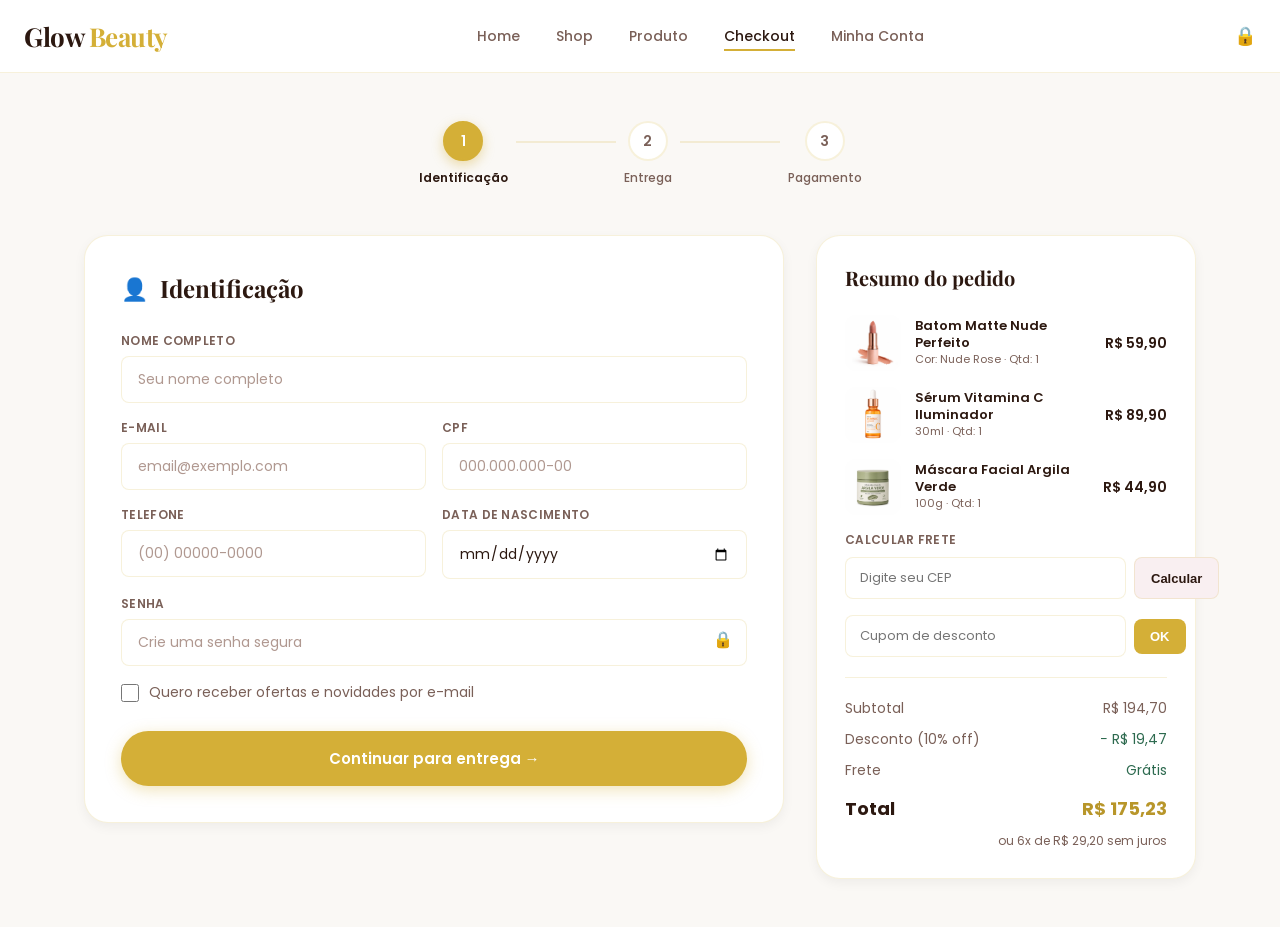
<file: website/checkout.html>
<!DOCTYPE html>
<html lang="pt-BR">
<head>
<meta charset="UTF-8">
<meta name="viewport" content="width=device-width, initial-scale=1.0">
<!--ico-->
<link rel="shortcut icon" href="imagens/icon.ico" type="image/x-icon">
<title>Glow Beauty — Checkout (Multi-step sem JS)</title>
<!-- CSS externo (você já tem) -->
<link rel="stylesheet" href="css/checkout.css">
<!-- Fonte externa -->
<link href="https://fonts.googleapis.com/css2?family=Playfair+Display:ital,wght@0,400;0,700;1,400&family=Poppins:wght@300;400;500;600&display=swap" rel="stylesheet">
</head>
<body>

<!-- ==================== CABEÇALHO ==================== -->
<header>
  <div class="header-inner">
    <a href="index.html" class="logo">Glow <span>Beauty</span></a>
    <nav>
      <a href="index.html">Home</a>
      <a href="shop.html">Shop</a>
      <a href="produto.html">Produto</a>
      <a href="checkout.html" class="active">Checkout</a>
      <a href="conta.html">Minha Conta</a>
    </nav>
    <div class="header-icons">
      <button class="icon-btn" aria-label="Segurança">🔒</button>
    </div>
  </div>
</header>

<!-- ==================== RADIOS PARA CONTROLE DAS ETAPAS ==================== -->
<!-- Estes radios ficam ocultos e controlam qual etapa é exibida -->
<input type="radio" name="checkout-step" id="step-identificacao" class="step-radio" checked>
<input type="radio" name="checkout-step" id="step-entrega" class="step-radio">
<input type="radio" name="checkout-step" id="step-pagamento" class="step-radio">
<input type="radio" name="checkout-step" id="step-sucesso" class="step-radio">

<!-- ==================== CONTEÚDO PRINCIPAL DO CHECKOUT ==================== -->
<div class="checkout-wrap">
  
  <!-- INDICADOR DE ETAPAS (STEP PROGRESS) -->
  <div class="step-progress">
    <!-- Etapa 1 -->
    <label for="step-identificacao" class="step step-label-radio" data-step="1">
      <div class="step-num">1</div>
      <div class="step-label">Identificação</div>
    </label>
    <div class="step-line"></div>
    
    <!-- Etapa 2 -->
    <label for="step-entrega" class="step step-label-radio" data-step="2">
      <div class="step-num">2</div>
      <div class="step-label">Entrega</div>
    </label>
    <div class="step-line"></div>
    
    <!-- Etapa 3 -->
    <label for="step-pagamento" class="step step-label-radio" data-step="3">
      <div class="step-num">3</div>
      <div class="step-label">Pagamento</div>
    </label>
  </div>

  <!-- GRADE: FORMULÁRIO + RESUMO -->
  <div class="checkout-grid">
    
    <!-- ==================== PAINEL DO FORMULÁRIO ==================== -->
    <div class="form-panel">
      
      <!-- ETAPA 1 — IDENTIFICAÇÃO -->
      <div class="form-step" id="form-identificacao">
        <div class="panel-title"><span>👤</span> Identificação</div>
        
        <div class="form-row one">
          <div class="field"><label>Nome completo</label><input type="text" placeholder="Seu nome completo"></div>
        </div>
        
        <div class="form-row">
          <div class="field"><label>E-mail</label><input type="email" placeholder="email@exemplo.com"></div>
          <div class="field"><label>CPF</label><input type="text" placeholder="000.000.000-00"></div>
        </div>
        
        <div class="form-row">
          <div class="field"><label>Telefone</label><input type="tel" placeholder="(00) 00000-0000"></div>
          <div class="field"><label>Data de nascimento</label><input type="date"></div>
        </div>
        
        <div class="form-row one">
          <div class="field"><label>Senha</label><input type="password" placeholder="Crie uma senha segura"><span class="field-icon">🔒</span></div>
        </div>
        
        <div class="newsletter-checkbox">
          <input type="checkbox" id="newsletter" class="checkbox-input">
          <label for="newsletter" class="checkbox-label">Quero receber ofertas e novidades por e-mail</label>
        </div>
        
        <label for="step-entrega" class="btn-primary btn-next">Continuar para entrega →</label>
      </div>

      <!-- ETAPA 2 — ENTREGA -->
      <div class="form-step" id="form-entrega">
        <label for="step-identificacao" class="btn-back">← Voltar</label>
        <div class="panel-title"><span>📦</span> Endereço de entrega</div>
        
        <div class="form-row">
          <div class="field"><label>CEP</label><input type="text" placeholder="00000-000"><span class="field-icon">🔍</span></div>
          <div class="field"><label>Estado</label>
            <select>
              <option>Bahia</option>
              <option>São Paulo</option>
              <option>Rio de Janeiro</option>
              <option>Minas Gerais</option>
            </select>
          </div>
        </div>
        
        <div class="form-row one">
          <div class="field success"><label>Rua / Logradouro</label><input type="text" value="Rua das Flores"><span class="field-icon">✅</span></div>
        </div>
        
        <div class="form-row">
          <div class="field"><label>Número</label><input type="text" placeholder="123"></div>
          <div class="field"><label>Complemento</label><input type="text" placeholder="Apto, sala..."></div>
        </div>
        
        <div class="form-row">
          <div class="field"><label>Bairro</label><input type="text" placeholder="Seu bairro"></div>
          <div class="field"><label>Cidade</label><input type="text" placeholder="Sua cidade"></div>
        </div>
        
        <!-- Modalidades de entrega -->
        <div class="shipping-section">
          <div class="shipping-title">Modalidade de entrega</div>
          <div class="shipping-options">
            <label class="shipping-option active">
              <input type="radio" name="ship" checked>
              <div><div class="shipping-name">Envio Padrão — Grátis</div><div class="shipping-desc">Entrega em 5–8 dias úteis</div></div>
            </label>
            <label class="shipping-option">
              <input type="radio" name="ship">
              <div><div class="shipping-name">Expresso — R$ 19,90</div><div class="shipping-desc">Entrega em 2–3 dias úteis</div></div>
            </label>
          </div>
        </div>
        
        <label for="step-pagamento" class="btn-primary btn-next">Continuar para pagamento →</label>
      </div>

      <!-- ETAPA 3 — PAGAMENTO -->
      <div class="form-step" id="form-pagamento">
        <label for="step-entrega" class="btn-back">← Voltar</label>
        <div class="panel-title"><span>💳</span> Pagamento</div>
        
        <!-- Métodos de pagamento -->
        <div class="payment-methods">
          <div class="pay-method active">💳 Cartão</div>
          <div class="pay-method">📱 Pix</div>
          <div class="pay-method">📄 Boleto</div>
        </div>
        
        <!-- Bandeiras aceitas -->
        <div class="card-icons">
          <span class="card-icon">Visa</span>
          <span class="card-icon">Master</span>
          <span class="card-icon">Amex</span>
          <span class="card-icon">Elo</span>
        </div>
        
        <!-- Dados do cartão -->
        <div class="form-row one">
          <div class="field"><label>Número do cartão</label><input type="text" placeholder="0000 0000 0000 0000"><span class="field-icon">💳</span></div>
        </div>
        
        <div class="form-row one">
          <div class="field"><label>Nome no cartão</label><input type="text" placeholder="Como aparece no cartão"></div>
        </div>
        
        <div class="form-row">
          <div class="field"><label>Validade</label><input type="text" placeholder="MM/AA"></div>
          <div class="field"><label>CVV</label><input type="text" placeholder="123"><span class="field-icon">🔒</span></div>
        </div>
        
        <div class="form-row one">
          <div class="field"><label>Parcelamento</label>
            <select>
              <option>À vista — R$ 156,80</option>
              <option>2x de R$ 78,40 sem juros</option>
              <option>3x de R$ 52,27 sem juros</option>
              <option>6x de R$ 26,13 sem juros</option>
            </select>
          </div>
        </div>
        
        <label for="step-sucesso" class="btn-primary btn-finalize">🔒 Finalizar compra com segurança</label>
        <div class="secure-badge">🔒 Compra 100% segura · SSL · PCI DSS</div>
      </div>

      <!-- TELA DE SUCESSO (após finalizar pedido) -->
      <div class="success-screen" id="form-sucesso">
        <div class="success-icon">🎉</div>
        <h2>Pedido <em>confirmado!</em></h2>
        <p>Seu pedido #GB-29847 foi realizado com sucesso. Você receberá um e-mail de confirmação com o código de rastreamento em breve.</p>
        <div class="success-btns">
          <a href="conta.html" class="btn-outline">Ver meu pedido</a>
          <a href="shop.html" class="btn-primary btn-continue">Continuar comprando</a>
        </div>
      </div>
    </div>

    <!-- ==================== RESUMO DO PEDIDO (SIDEBAR) COM IMAGENS REAIS ==================== -->
    <div class="order-summary">
      <div class="summary-title">Resumo do pedido</div>

      <!-- Produto 1 - Batom -->
      <div class="summary-item">
        <div class="item-img">
          <img src="imagens/produtos/Batom Matte Nude Perfeito/Batom-Matte-Nude-Perfeito.png" alt="Batom Matte Nude Perfeito">
        </div>
        <div class="item-info">
          <div class="item-name">Batom Matte Nude Perfeito</div>
          <div class="item-var">Cor: Nude Rose · Qtd: 1</div>
        </div>
        <div class="item-price">R$ 59,90</div>
      </div>
      
      <!-- Produto 2 - Sérum -->
      <div class="summary-item">
        <div class="item-img">
          <img src="imagens/produtos/Sérum-Vitamina-C-Iluminador.png" alt="Sérum Vitamina C Iluminador">
        </div>
        <div class="item-info">
          <div class="item-name">Sérum Vitamina C Iluminador</div>
          <div class="item-var">30ml · Qtd: 1</div>
        </div>
        <div class="item-price">R$ 89,90</div>
      </div>
      
      <!-- Produto 3 - Máscara Facial -->
      <div class="summary-item">
        <div class="item-img">
          <img src="imagens/produtos/Máscara-Facial-Argila-Verde.png" alt="Máscara Facial Argila Verde">
        </div>
        <div class="item-info">
          <div class="item-name">Máscara Facial Argila Verde</div>
          <div class="item-var">100g · Qtd: 1</div>
        </div>
        <div class="item-price">R$ 44,90</div>
      </div>

      <!-- Calculadora de frete -->
      <div class="freight-section">
        <div class="freight-label">Calcular frete</div>
        <div class="cep-row">
          <input type="text" placeholder="Digite seu CEP">
          <button class="btn-calc">Calcular</button>
        </div>
      </div>

      <!-- Cupom de desconto -->
      <div class="coupon-section">
        <input type="text" placeholder="Cupom de desconto" class="coupon-input">
        <button class="btn-coupon">OK</button>
      </div>

      <hr class="summary-divider">
      
      <!-- Totais -->
      <div class="summary-row"><span>Subtotal</span><span>R$ 194,70</span></div>
      <div class="summary-row discount"><span>Desconto (10% off)</span><span>− R$ 19,47</span></div>
      <div class="summary-row"><span>Frete</span><span class="free-shipping-text">Grátis</span></div>
      <div class="summary-row total"><span>Total</span><span>R$ 175,23</span></div>
      <div class="installment-info">ou 6x de R$ 29,20 sem juros</div>
    </div>
  </div>
</div>

</body>
</html>
</file>
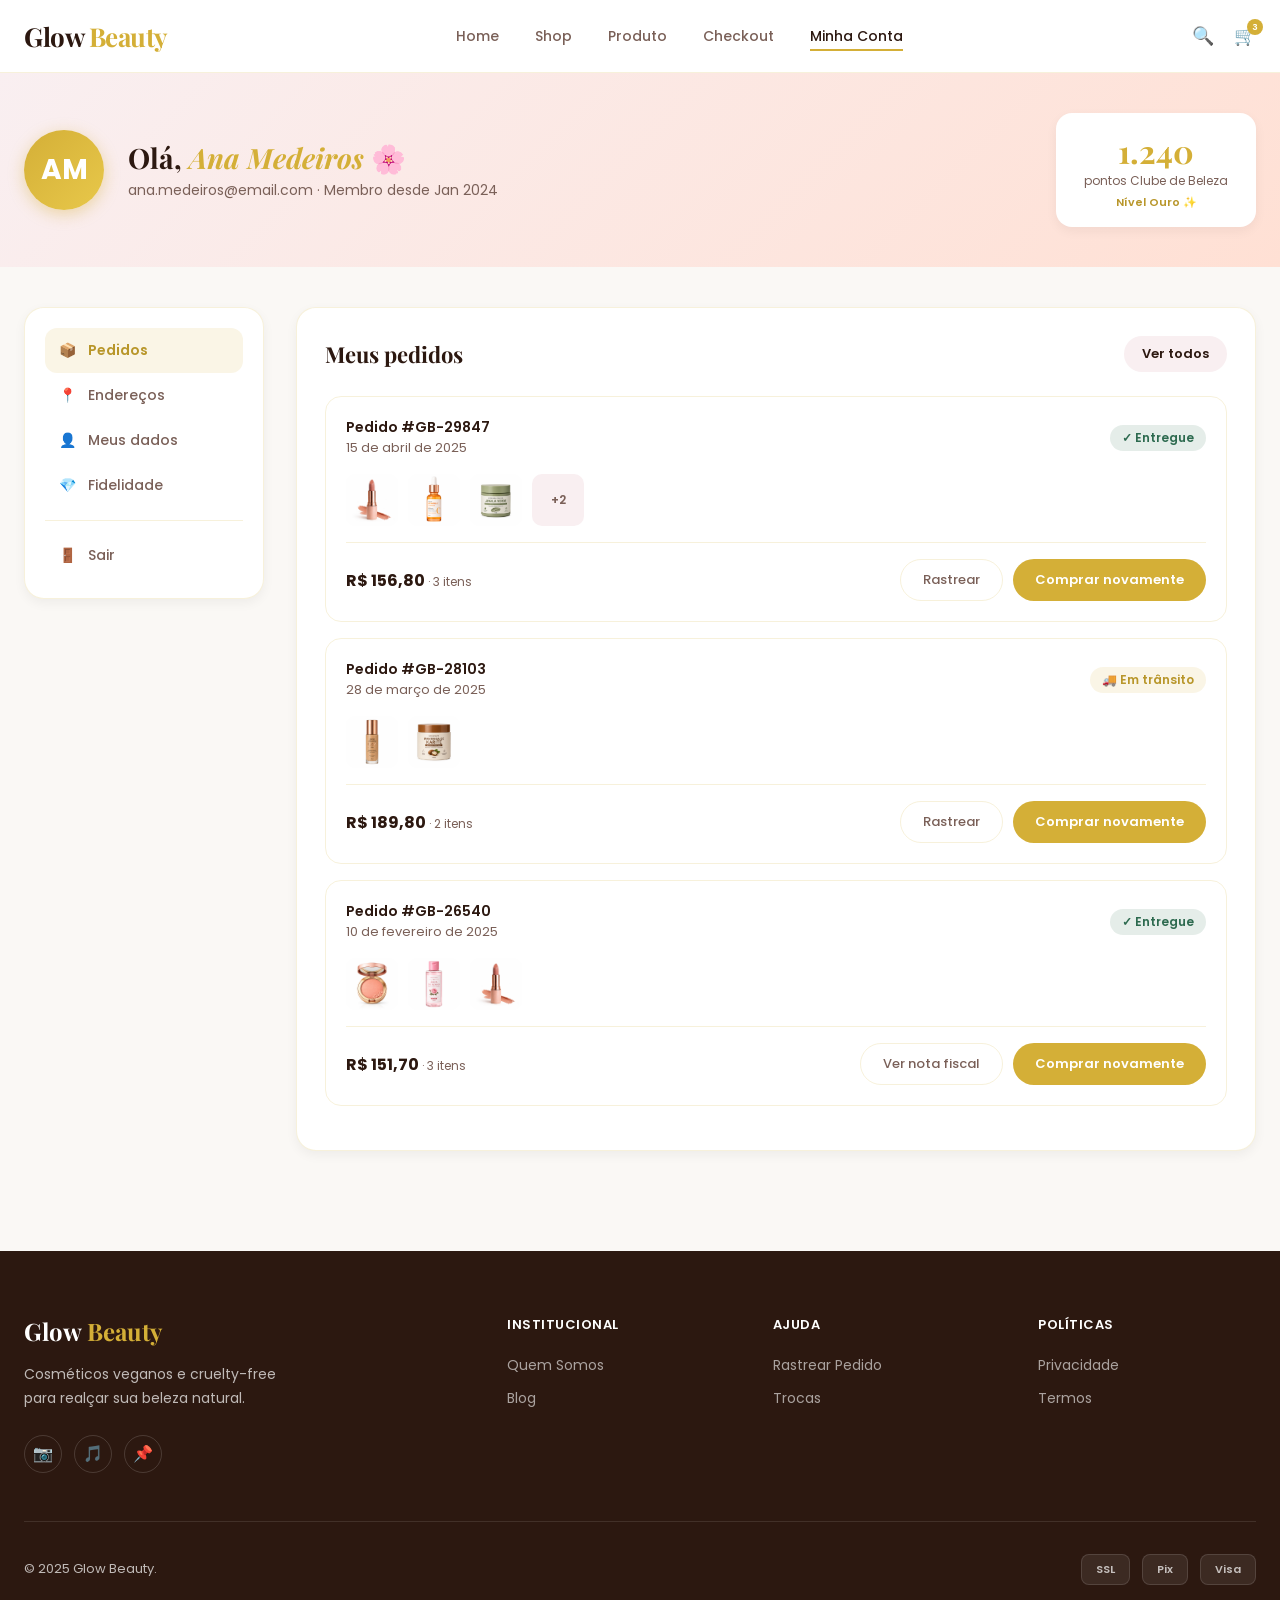
<file: website/conta.html>
<!DOCTYPE html>
<html lang="pt-BR">
<head>
<meta charset="UTF-8">
<meta name="viewport" content="width=device-width, initial-scale=1.0">
<!--ico-->
<link rel="shortcut icon" href="imagens/icon.ico" type="image/x-icon">
<title>Glow Beauty — Minha Conta (Multi-step sem JS)</title>
<!-- CSS externo (você já tem) -->
<link rel="stylesheet" href="css/conta.css">
<!-- Fonte externa -->
<link href="https://fonts.googleapis.com/css2?family=Playfair+Display:ital,wght@0,400;0,700;1,400&family=Poppins:wght@300;400;500;600&display=swap" rel="stylesheet">
</head>
<body>

<!-- ==================== CABEÇALHO ==================== -->
<header>
  <div class="header-inner">
    <a href="index.html" class="logo">Glow <span>Beauty</span></a>
    <nav>
      <a href="index.html">Home</a>
      <a href="shop.html">Shop</a>
      <a href="produto.html">Produto</a>
      <a href="checkout.html">Checkout</a>
      <a href="conta.html" class="active">Minha Conta</a>
    </nav>
    <div class="header-icons">
      <button class="icon-btn" aria-label="Buscar">🔍</button>
      <button class="icon-btn" aria-label="Carrinho">
        🛒
        <span class="badge">3</span>
      </button>
    </div>
  </div>
</header>

<!-- ==================== HERO DA CONTA ==================== -->
<div class="account-hero">
  <div class="account-hero-inner">
    <div class="avatar-big">AM</div>
    <div class="hero-text">
      <h1>Olá, <em>Ana Medeiros</em> 🌸</h1>
      <p>ana.medeiros@email.com · Membro desde Jan 2024</p>
    </div>
    <div class="hero-points">
      <div class="points-val">1.240</div>
      <div class="points-label">pontos Clube de Beleza</div>
      <div class="hero-tier">Nível Ouro ✨</div>
    </div>
  </div>
</div>

<!-- ==================== RADIOS PARA CONTROLE DAS ETAPAS ==================== -->
<!-- Estes radios ficam ocultos e controlam qual painel é exibido -->
<input type="radio" name="step" id="step-pedidos" class="step-radio" checked>
<input type="radio" name="step" id="step-enderecos" class="step-radio">
<input type="radio" name="step" id="step-dados" class="step-radio">
<input type="radio" name="step" id="step-fidelidade" class="step-radio">

<!-- ==================== LAYOUT PRINCIPAL ==================== -->
<div class="account-layout">
  
  <!-- SIDEBAR NAVEGAÇÃO (LABELS controlam os radios) -->
  <div class="account-nav">
    <label for="step-pedidos" class="nav-radio">
      <span>📦</span> Pedidos
    </label>
    <label for="step-enderecos" class="nav-radio">
      <span>📍</span> Endereços
    </label>
    <label for="step-dados" class="nav-radio">
      <span>👤</span> Meus dados
    </label>
    <label for="step-fidelidade" class="nav-radio">
      <span>💎</span> Fidelidade
    </label>
    <hr class="nav-divider">
    <a href="index.html" class="nav-radio logout">
      <span>🚪</span> Sair
    </a>
  </div>

  <!-- CONTEÚDO PRINCIPAL -->
  <div class="account-main">

    <!-- ==================== PAINEL: PEDIDOS COM IMAGENS REAIS ==================== -->
    <div class="panel" id="panel-pedidos">
      <div class="panel-header">
        <h2>Meus pedidos</h2>
        <button class="btn-edit">Ver todos</button>
      </div>

      <!-- Pedido 1 - Entregue -->
      <div class="order-card">
        <div class="order-header">
          <div>
            <div class="order-id">Pedido #GB-29847</div>
            <div class="order-date">15 de abril de 2025</div>
          </div>
          <span class="order-status status-delivered">✓ Entregue</span>
        </div>
        <div class="order-items-row">
          <div class="order-item-thumb">
            <img src="imagens/produtos/Batom Matte Nude Perfeito/Batom-Matte-Nude-Perfeito.png" alt="Batom Batom-Matte-Nude-Perfeito">
          </div>
          <div class="order-item-thumb">
            <img src="imagens/produtos/Sérum-Vitamina-C-Iluminador.png" alt="Sérum Vitamina Sérum-Vitamina-C-Iluminador">
          </div>
          <div class="order-item-thumb">
            <img src="imagens/produtos/Máscara-Facial-Argila-Verde.png" alt="Máscara Facial">
          </div>
          <div class="order-item-more">+2</div>
        </div>
        <div class="order-footer">
          <div class="order-total">R$ 156,80 <small>· 3 itens</small></div>
          <div class="order-actions">
            <button class="btn-track">Rastrear</button>
            <button class="btn-reorder">Comprar novamente</button>
          </div>
        </div>
      </div>

      <!-- Pedido 2 - Em trânsito -->
      <div class="order-card">
        <div class="order-header">
          <div>
            <div class="order-id">Pedido #GB-28103</div>
            <div class="order-date">28 de março de 2025</div>
          </div>
          <span class="order-status status-transit">🚚 Em trânsito</span>
        </div>
        <div class="order-items-row">
          <div class="order-item-thumb">
            <img src="imagens/produtos/Base-Líquida-Glow-24h.png" alt="Base Base-Líquida-Glow-24h">
          </div>
          <div class="order-item-thumb">
            <img src="imagens/produtos/Hidratante-Manteiga-de-Karité.png" alt="Hidratante-Manteiga-de-Karité">
          </div>
        </div>
        <div class="order-footer">
          <div class="order-total">R$ 189,80 <small>· 2 itens</small></div>
          <div class="order-actions">
            <button class="btn-track">Rastrear</button>
            <button class="btn-reorder">Comprar novamente</button>
          </div>
        </div>
      </div>

      <!-- Pedido 3 - Entregue -->
      <div class="order-card">
        <div class="order-header">
          <div>
            <div class="order-id">Pedido #GB-26540</div>
            <div class="order-date">10 de fevereiro de 2025</div>
          </div>
          <span class="order-status status-delivered">✓ Entregue</span>
        </div>
        <div class="order-items-row">
          <div class="order-item-thumb">
            <img src="imagens/produtos/blush-pessego.png" alt="blush-pessego">
          </div>
          <div class="order-item-thumb">
            <img src="imagens/produtos/Tônico-Facial-Água-de-Rosas.png" alt="Tônico Tônico-Facial-Água-de-Rosas">
          </div>
          <div class="order-item-thumb">
            <img src="imagens/produtos/Batom Matte Nude Perfeito/Batom-Matte-Nude-Perfeito.png" alt="Batom-Matte-Nude-Perfeito">
          </div>
        </div>
        <div class="order-footer">
          <div class="order-total">R$ 151,70 <small>· 3 itens</small></div>
          <div class="order-actions">
            <button class="btn-track">Ver nota fiscal</button>
            <button class="btn-reorder">Comprar novamente</button>
          </div>
        </div>
      </div>
    </div>

    <!-- ==================== PAINEL: ENDEREÇOS ==================== -->
    <div class="panel" id="panel-enderecos">
      <div class="panel-header">
        <h2>Meus endereços</h2>
        <button class="btn-edit">+ Adicionar</button>
      </div>
      <div class="address-grid">
        <!-- Endereço principal (default) -->
        <div class="address-card default">
          <span class="address-default-badge">Principal</span>
          <div class="address-name">🏠 Casa</div>
          <div class="address-text">
            Rua das Flores, 234, Apto 12<br>
            Barra, Salvador — BA<br>
            CEP: 41.750-000
          </div>
          <div class="address-actions">
            <button class="address-edit">Editar</button>
            <button class="address-delete">Excluir</button>
          </div>
        </div>
        
        <!-- Endereço secundário -->
        <div class="address-card">
          <div class="address-name">🏢 Trabalho</div>
          <div class="address-text">
            Av. Tancredo Neves, 1.109, Sala 204<br>
            Caminho das Árvores, Salvador — BA<br>
            CEP: 41.820-021
          </div>
          <div class="address-actions">
            <button class="address-edit">Editar</button>
            <button class="address-delete">Excluir</button>
          </div>
        </div>
        
        <!-- Botão adicionar novo endereço -->
        <div class="add-address">
          <span class="add-icon">＋</span> Adicionar novo endereço
        </div>
      </div>
    </div>

    <!-- ==================== PAINEL: MEUS DADOS ==================== -->
    <div class="panel" id="panel-dados">
      <div class="panel-header">
        <h2>Meus dados</h2>
      </div>
      <div class="data-grid">
        <div class="data-field">
          <label>Nome completo</label>
          <input type="text" value="Ana Medeiros">
        </div>
        <div class="data-field">
          <label>CPF</label>
          <input type="text" value="123.456.789-00">
        </div>
        <div class="data-field">
          <label>E-mail</label>
          <input type="email" value="ana.medeiros@email.com">
        </div>
        <div class="data-field">
          <label>Telefone</label>
          <input type="tel" value="(71) 99999-8888">
        </div>
        <div class="data-field">
          <label>Data de nascimento</label>
          <input type="date" value="1992-06-15">
        </div>
        <div class="data-field">
          <label>Gênero</label>
          <input type="text" value="Feminino">
        </div>
      </div>
      
      <!-- Alterar senha -->
      <div class="password-section">
        <div class="password-title">Alterar senha</div>
        <div class="data-grid">
          <div class="data-field">
            <label>Senha atual</label>
            <input type="password" placeholder="••••••••">
          </div>
          <div class="data-field">
            <label>Nova senha</label>
            <input type="password" placeholder="••••••••">
          </div>
        </div>
      </div>
      
      <button class="btn-save">Salvar alterações</button>
    </div>

    <!-- ==================== PAINEL: FIDELIDADE ==================== -->
    <div class="panel" id="panel-fidelidade">
      <div class="panel-header">
        <h2>Clube de Beleza</h2>
      </div>
      
      <!-- Card de progresso -->
      <div class="loyalty-header">
        <div class="loyalty-label">Seus pontos</div>
        <div class="loyalty-points">1.240</div>
        <div class="loyalty-tier">Nível Ouro — próximo: Diamante em 760 pontos</div>
        <div class="progress-bar">
          <div class="progress-fill" style="width: 68%"></div>
        </div>
        <div class="progress-text">1.240 / 2.000 pontos para Diamante</div>
      </div>
      
      <!-- Grid de recompensas -->
      <div class="rewards-title">Resgatar prêmios</div>
      <div class="rewards-grid">
        <div class="reward-card">
          <div class="reward-icon">💄</div>
          <div class="reward-name">Batom Matte</div>
          <div class="reward-pts">500 pontos</div>
        </div>
        <div class="reward-card">
          <div class="reward-icon">🎁</div>
          <div class="reward-name">Kit Presente</div>
          <div class="reward-pts">800 pontos</div>
        </div>
        <div class="reward-card">
          <div class="reward-icon">🚚</div>
          <div class="reward-name">Frete Grátis</div>
          <div class="reward-pts">200 pontos</div>
        </div>
        <div class="reward-card">
          <div class="reward-icon">🏷️</div>
          <div class="reward-name">Cupom 15% off</div>
          <div class="reward-pts">400 pontos</div>
        </div>
        <div class="reward-card">
          <div class="reward-icon">✨</div>
          <div class="reward-name">Paleta Glow</div>
          <div class="reward-pts">1.000 pontos</div>
        </div>
        <div class="reward-card">
          <div class="reward-icon">👑</div>
          <div class="reward-name">Box Diamante</div>
          <div class="reward-pts">2.000 pontos</div>
        </div>
      </div>
    </div>

  </div>
</div>

<!-- ==================== RODAPÉ ==================== -->
<footer>
  <div class="footer-inner">
    <div class="footer-grid">
      <div>
        <a href="index.html" class="footer-logo">Glow <span>Beauty</span></a>
        <p class="footer-desc">Cosméticos veganos e cruelty-free para realçar sua beleza natural.</p>
        <div class="footer-social">
          <a class="social-icon" href="#" aria-label="Instagram">📷</a>
          <a class="social-icon" href="#" aria-label="TikTok">🎵</a>
          <a class="social-icon" href="#" aria-label="Pinterest">📌</a>
        </div>
      </div>
      <div class="footer-col">
        <h4>Institucional</h4>
        <a href="#">Quem Somos</a>
        <a href="#">Blog</a>
      </div>
      <div class="footer-col">
        <h4>Ajuda</h4>
        <a href="#">Rastrear Pedido</a>
        <a href="#">Trocas</a>
      </div>
      <div class="footer-col">
        <h4>Políticas</h4>
        <a href="#">Privacidade</a>
        <a href="#">Termos</a>
      </div>
    </div>
    <div class="footer-bottom">
      <div class="footer-copy">© 2025 Glow Beauty.</div>
      <div class="footer-seals">
        <span class="seal">SSL</span>
        <span class="seal">Pix</span>
        <span class="seal">Visa</span>
      </div>
    </div>
  </div>
</footer>

</body>
</html>
</file>
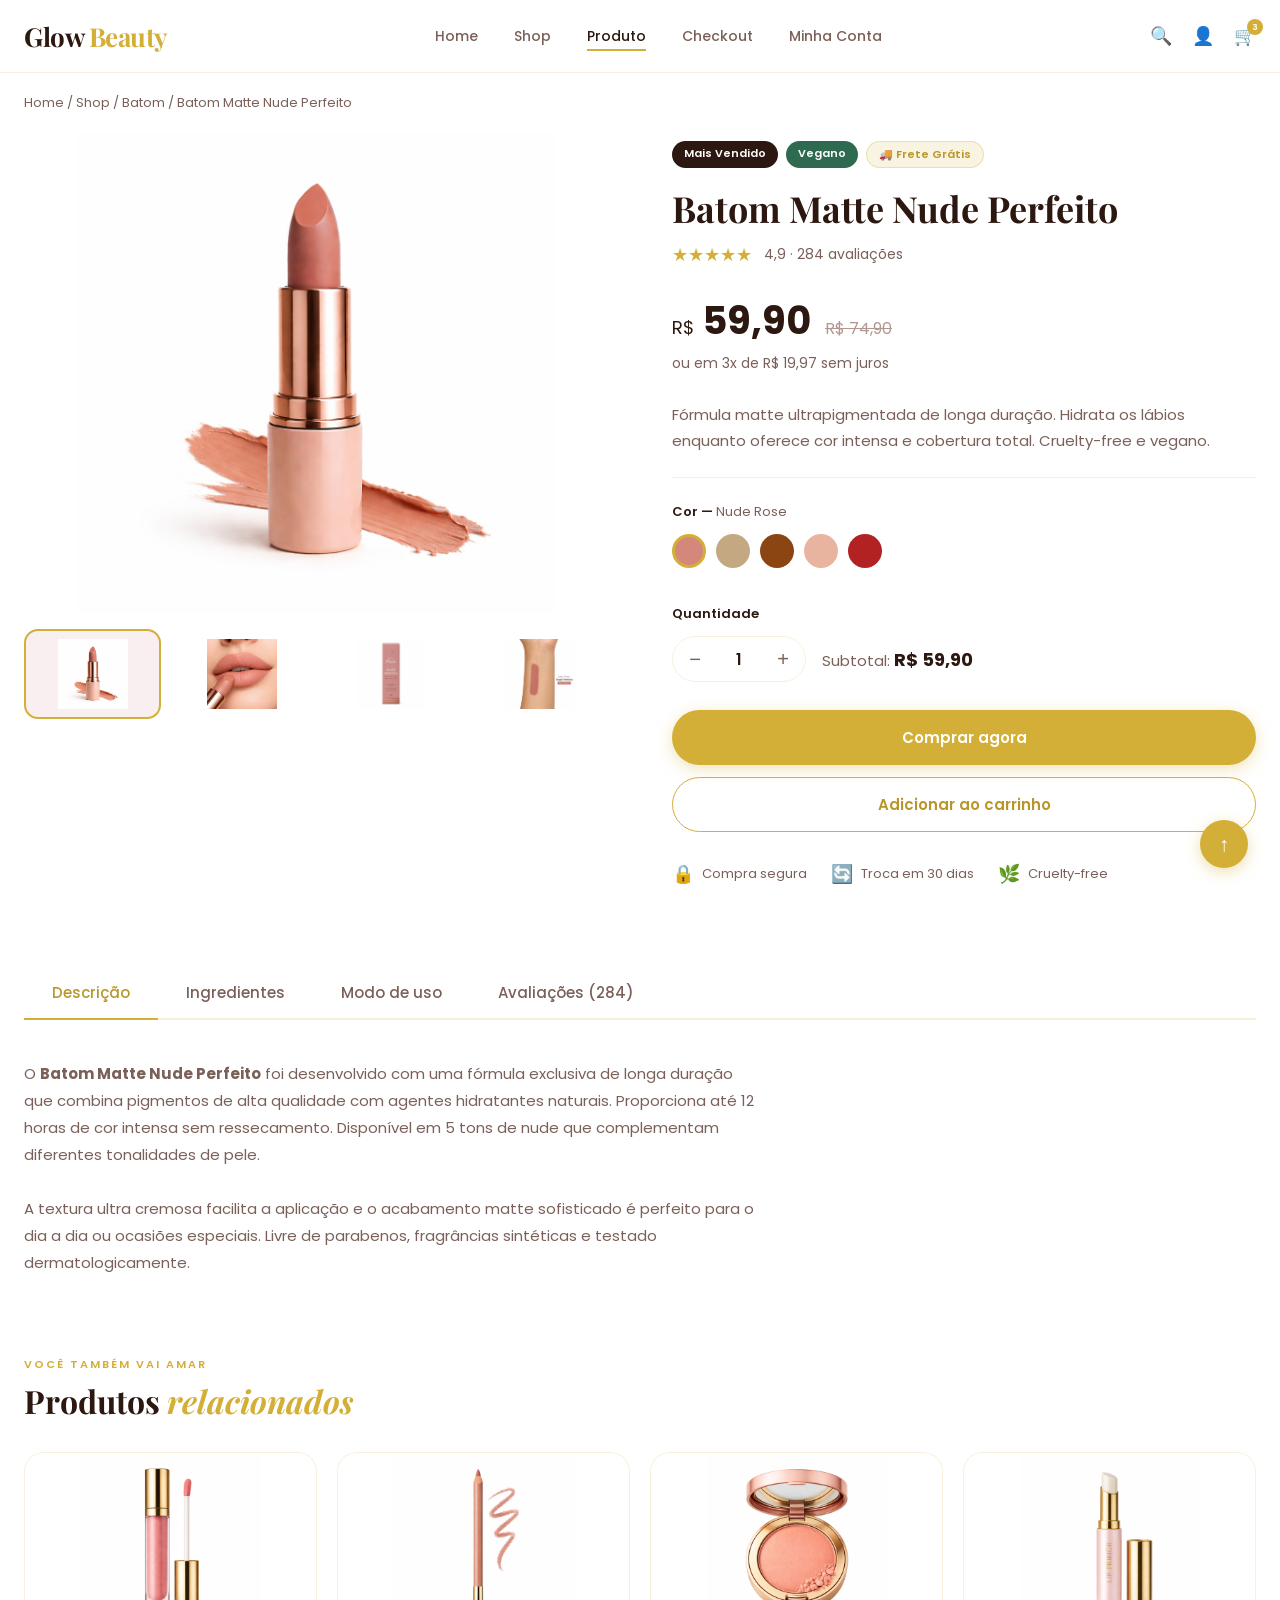
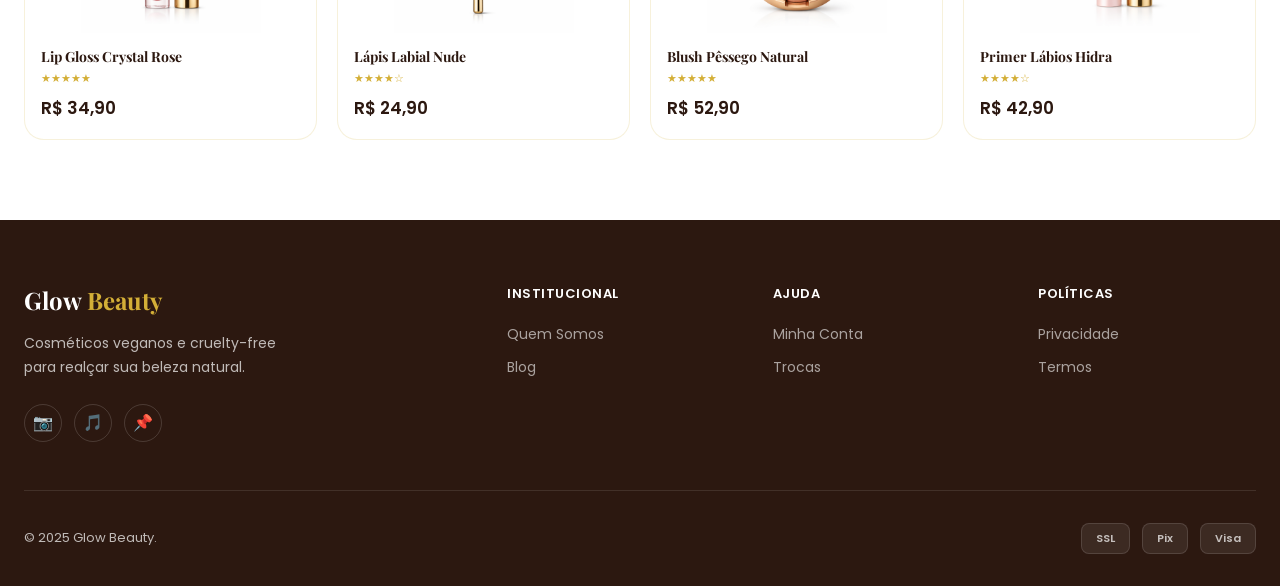
<file: website/produto.html>
<!DOCTYPE html>
<html lang="pt-BR">
<head>
<meta charset="UTF-8">
<meta name="viewport" content="width=device-width, initial-scale=1.0">
<!-- ico -->
<link rel="shortcut icon" href="imagens/icon.ico" type="image/x-icon">
<title>Glow Beauty — Batom Matte Nude (Tabs sem JS)</title>
<!-- CSS externo -->
<link rel="stylesheet" href="css/produto.css">
<!-- Fonte externa mantida -->
<link href="https://fonts.googleapis.com/css2?family=Playfair+Display:ital,wght@0,400;0,700;1,400&family=Poppins:wght@300;400;500;600&display=swap" rel="stylesheet">
</head>
<body>

<!-- ==================== CABEÇALHO ==================== -->
<header>
  <div class="header-inner">
    <a href="index.html" class="logo">Glow <span>Beauty</span></a>
    <nav>
      <a href="index.html">Home</a>
      <a href="shop.html">Shop</a>
      <a href="produto.html" class="active">Produto</a>
      <a href="checkout.html">Checkout</a>
      <a href="conta.html">Minha Conta</a>
    </nav>
    <div class="header-icons">
      <button class="icon-btn" aria-label="Buscar">🔍</button>
      <button class="icon-btn" aria-label="Minha conta">👤</button>
      <button class="icon-btn" aria-label="Carrinho">
        🛒
        <span class="badge">3</span>
      </button>
    </div>
  </div>
</header>

<!-- ==================== RADIOS PARA CONTROLE DAS ABAS ==================== -->
<input type="radio" name="produto-tab" id="tab-desc" class="tab-radio" checked>
<input type="radio" name="produto-tab" id="tab-ingr" class="tab-radio">
<input type="radio" name="produto-tab" id="tab-modo" class="tab-radio">
<input type="radio" name="produto-tab" id="tab-aval" class="tab-radio">

<!-- ==================== RADIOS PARA CONTROLE DA GALERIA ==================== -->
<input type="radio" name="gallery" id="img-1" class="gallery-radio" checked>
<input type="radio" name="gallery" id="img-2" class="gallery-radio">
<input type="radio" name="gallery" id="img-3" class="gallery-radio">
<input type="radio" name="gallery" id="img-4" class="gallery-radio">

<!-- ==================== BREADCRUMB (MIGALHAS) ==================== -->
<div class="breadcrumb-bar">
  <a href="index.html">Home</a> / <a href="shop.html">Shop</a> / <a href="shop.html">Batom</a> / Batom Matte Nude Perfeito
</div>

<!-- ==================== DETALHES DO PRODUTO ==================== -->
<div class="product-detail">
  
  <!-- GALERIA DE IMAGENS COM FOTOS REAIS -->
  <div class="gallery">
    <!-- Imagens principais (use suas próprias imagens) -->
    <div class="main-img" id="main-img-1">
      <img src="imagens/produtos/Batom Matte Nude Perfeito/Batom-Matte-Nude-Perfeito.png" alt="Batom Matte Nude Perfeito - Cor principal">
    </div>
    <div class="main-img" id="main-img-2">
      <img src="imagens/produtos/Batom Matte Nude Perfeito/Aplicação-nos-lábios.png" alt="Batom Matte Nude - Aplicação nos lábios">
    </div>
    <div class="main-img" id="main-img-3">
      <img src="imagens/produtos/Batom Matte Nude Perfeito/Embalagem-Batom-Matte-Nude.png" alt="Batom Matte Nude - Embalagem">
    </div>
    <div class="main-img" id="main-img-4">
      <img src="imagens/produtos/Batom Matte Nude Perfeito/Swatch-na-pele-Batom-Matte-Nude.png" alt="Batom Matte Nude - Swatch na pele">
    </div>
    
    <!-- Thumbnails (miniaturas) -->
    <div class="thumbnails">
      <label for="img-1" class="thumb">
        <img src="imagens/produtos/Batom Matte Nude Perfeito/Batom-Matte-Nude-Perfeito.png" alt="Thumbnail 1">
      </label>
      <label for="img-2" class="thumb">
        <img src="imagens/produtos/Batom Matte Nude Perfeito/Aplicação-nos-lábios.png" alt="Thumbnail 2">
      </label>
      <label for="img-3" class="thumb">
        <img src="imagens/produtos/Batom Matte Nude Perfeito/Embalagem-Batom-Matte-Nude.png" alt="Thumbnail 3">
      </label>
      <label for="img-4" class="thumb">
        <img src="imagens/produtos/Batom Matte Nude Perfeito/Swatch-na-pele-Batom-Matte-Nude.png" alt="Thumbnail 4">
      </label>
    </div>
  </div>

  <!-- INFORMAÇÕES DO PRODUTO -->
  <div class="product-info">
    <!-- Badges -->
    <div class="info-badges">
      <span class="info-badge badge-sold">Mais Vendido</span>
      <span class="info-badge badge-veg">Vegano</span>
      <span class="info-badge badge-free">🚚 Frete Grátis</span>
    </div>
    
    <h1>Batom Matte Nude Perfeito</h1>
    
    <!-- Avaliação resumida -->
    <div class="rating-row">
      <span class="stars-lg">★★★★★</span>
      <span class="rating-count">4,9 · 284 avaliações</span>
    </div>
    
    <!-- Preço -->
    <div class="price-block">
      <div>
        <span class="price-main"><small>R$</small> 59,90</span>
        <span class="price-old-lg">R$ 74,90</span>
      </div>
      <div class="installment-lg">ou em 3x de R$ 19,97 sem juros</div>
    </div>
    
    <!-- Descrição resumida -->
    <p class="product-description">Fórmula matte ultrapigmentada de longa duração. Hidrata os lábios enquanto oferece cor intensa e cobertura total. Cruelty-free e vegano.</p>
    
    <hr class="divider">
    
    <!-- Seletor de cores -->
    <div class="color-section">
      <label>Cor — <span class="color-label-value">Nude Rose</span></label>
      <div class="color-dots">
        <label class="color-dot active" style="background:#D4887C" title="Nude Rose"></label>
        <label class="color-dot" style="background:#C4A882" title="Cappuccino"></label>
        <label class="color-dot" style="background:#8B4513" title="Sienna"></label>
        <label class="color-dot" style="background:#E8B4A0" title="Blush Pêssego"></label>
        <label class="color-dot" style="background:#B22222" title="Vermelho Clássico"></label>
      </div>
    </div>
    
    <!-- Seletor de quantidade -->
    <div class="qty-section">
      <label>Quantidade</label>
      <div class="qty-row">
        <div class="qty-ctrl">
          <button class="qty-btn" aria-label="Diminuir quantidade">−</button>
          <div class="qty-val">1</div>
          <button class="qty-btn" aria-label="Aumentar quantidade">+</button>
        </div>
        <div class="subtotal">Subtotal: <strong>R$ 59,90</strong></div>
      </div>
    </div>
    
    <!-- Botões de ação -->
    <div class="cta-btns">
      <button class="btn-primary">Comprar agora</button>
      <button class="btn-outline">Adicionar ao carrinho</button>
    </div>
    
    <!-- Vantagens -->
    <div class="perks">
      <div class="perk"><span>🔒</span> Compra segura</div>
      <div class="perk"><span>🔄</span> Troca em 30 dias</div>
      <div class="perk"><span>🌿</span> Cruelty-free</div>
    </div>
  </div>
</div>

<!-- ==================== ABAS (TABS) SEM JS ==================== -->
<div class="tabs-section">
  <!-- Navegação das abas -->
  <div class="tabs-nav">
    <label for="tab-desc" class="tab-btn">Descrição</label>
    <label for="tab-ingr" class="tab-btn">Ingredientes</label>
    <label for="tab-modo" class="tab-btn">Modo de uso</label>
    <label for="tab-aval" class="tab-btn">Avaliações (284)</label>
  </div>
  
  <!-- Conteúdo: Descrição -->
  <div class="tab-content" id="content-desc">
    <p class="tab-text">O <strong>Batom Matte Nude Perfeito</strong> foi desenvolvido com uma fórmula exclusiva de longa duração que combina pigmentos de alta qualidade com agentes hidratantes naturais. Proporciona até 12 horas de cor intensa sem ressecamento. Disponível em 5 tons de nude que complementam diferentes tonalidades de pele.<br><br>A textura ultra cremosa facilita a aplicação e o acabamento matte sofisticado é perfeito para o dia a dia ou ocasiões especiais. Livre de parabenos, fragrâncias sintéticas e testado dermatologicamente.</p>
  </div>
  
  <!-- Conteúdo: Ingredientes -->
  <div class="tab-content" id="content-ingr">
    <p class="tab-text">Ricinus Communis (Castor) Seed Oil, Caprylic/Capric Triglyceride, Ozokerite, Candelilla Cera, Cera Carnauba, Tocopherol (Vitamina E), Rosa Damascena Flower Extract, Aloe Barbadensis Leaf Juice, Vitamin C (Ascorbyl Glucoside).<br><br><strong>Vegano | Cruelty-free | Sem parabenos | Sem fragrâncias sintéticas | Testado dermatologicamente</strong></p>
  </div>
  
  <!-- Conteúdo: Modo de uso -->
  <div class="tab-content" id="content-modo">
    <p class="tab-text">1. Esfolie suavemente os lábios antes da aplicação para melhor aderência.<br><br>2. Aplique diretamente dos lábios a partir do centro para as extremidades, usando movimentos precisos.<br><br>3. Para maior durabilidade, aplique uma camada fina, pressione levemente com um lenço e aplique a segunda camada.<br><br>4. Para um acabamento perfeito, contorne os lábios com um lápis na mesma tonalidade antes de aplicar o batom.</p>
  </div>
  
  <!-- Conteúdo: Avaliações -->
  <div class="tab-content" id="content-aval">
    <!-- Resumo estatístico -->
    <div class="rating-summary">
      <div class="rating-summary-score">
        <div class="rating-big-number">4,9</div>
        <div class="stars-lg">★★★★★</div>
        <div class="rating-total">284 avaliações</div>
      </div>
      <div class="rating-bars">
        <div class="rating-bar-item"><span class="rating-star-label">5★</span><div class="rating-bar-bg"><div class="rating-bar-fill" style="width:82%"></div></div><span class="rating-percent">82%</span></div>
        <div class="rating-bar-item"><span class="rating-star-label">4★</span><div class="rating-bar-bg"><div class="rating-bar-fill" style="width:14%"></div></div><span class="rating-percent">14%</span></div>
        <div class="rating-bar-item"><span class="rating-star-label">3★</span><div class="rating-bar-bg"><div class="rating-bar-fill" style="width:4%"></div></div><span class="rating-percent">4%</span></div>
      </div>
    </div>
    
    <!-- Cards de avaliação -->
    <div class="review-card">
      <div class="review-header"><span class="review-author">Ana Medeiros</span><span class="review-date">15 abr 2025</span></div>
      <div class="review-stars">★★★★★</div>
      <p class="review-text">Produto incrível! A cor é exatamente como na foto, a durabilidade é real. Usei num evento de 8 horas e precisei retocar apenas uma vez. Super recomendo!</p>
    </div>
    
    <div class="review-card">
      <div class="review-header"><span class="review-author">Camila Ferreira</span><span class="review-date">02 abr 2025</span></div>
      <div class="review-stars">★★★★★</div>
      <p class="review-text">Melhor batom matte que já usei. Não resseca, não transfere e a cor fica linda. Comprei o tom Nude Rose e combinou perfeitamente com minha pele morena.</p>
    </div>
    
    <div class="review-card">
      <div class="review-header"><span class="review-author">Juliana Costa</span><span class="review-date">28 mar 2025</span></div>
      <div class="review-stars">★★★★☆</div>
      <p class="review-text">Muito boa qualidade. Dou 4 estrelas porque o tempo de entrega foi um pouco longo, mas o produto em si é perfeito. Já comprei o segundo!</p>
    </div>
  </div>
</div>

<!-- ==================== PRODUTOS RELACIONADOS COM IMAGENS REAIS ==================== -->
<div class="related-section">
  <span class="section-tag">Você também vai amar</span>
  <h2 class="section-title">Produtos <em>relacionados</em></h2>
  <div class="related-scroll">
    <!-- Produto 1 -->
    <div class="product-card">
      <div class="product-img">
        <img src="imagens/produtos/lip-gloss-rose.png" alt="Lip Gloss Crystal Rose">
      </div>
      <div class="product-body">
        <div class="product-name">Lip Gloss Crystal Rose</div>
        <div class="stars">★★★★★</div>
        <div class="price">R$ 34,90</div>
      </div>
    </div>
    
    <!-- Produto 2 -->
    <div class="product-card">
      <div class="product-img">
        <img src="imagens/produtos/lapis-labial-nude.png" alt="Lápis Labial Nude">
      </div>
      <div class="product-body">
        <div class="product-name">Lápis Labial Nude</div>
        <div class="stars">★★★★☆</div>
        <div class="price">R$ 24,90</div>
      </div>
    </div>
    
    <!-- Produto 3 -->
    <div class="product-card">
      <div class="product-img">
        <img src="imagens/produtos/blush-pessego.png" alt="Blush Pêssego Natural">
      </div>
      <div class="product-body">
        <div class="product-name">Blush Pêssego Natural</div>
        <div class="stars">★★★★★</div>
        <div class="price">R$ 52,90</div>
      </div>
    </div>
    
    <!-- Produto 4 -->
    <div class="product-card">
      <div class="product-img">
        <img src="imagens/produtos/primer-labios.png" alt="Primer Lábios Hidra">
      </div>
      <div class="product-body">
        <div class="product-name">Primer Lábios Hidra</div>
        <div class="stars">★★★★☆</div>
        <div class="price">R$ 42,90</div>
      </div>
    </div>
  </div>
</div>

<!-- ==================== BOTÃO VOLTAR AO TOPO ==================== -->
<button class="back-to-top" aria-label="Voltar ao topo">↑</button>

<!-- ==================== RODAPÉ ==================== -->
<footer>
  <div class="footer-inner">
    <div class="footer-grid">
      <div>
        <a href="index.html" class="footer-logo">Glow <span>Beauty</span></a>
        <p class="footer-desc">Cosméticos veganos e cruelty-free para realçar sua beleza natural.</p>
        <div class="footer-social">
          <a class="social-icon" href="#" aria-label="Instagram">📷</a>
          <a class="social-icon" href="#" aria-label="TikTok">🎵</a>
          <a class="social-icon" href="#" aria-label="Pinterest">📌</a>
        </div>
      </div>
      <div class="footer-col">
        <h4>Institucional</h4>
        <a href="#">Quem Somos</a>
        <a href="#">Blog</a>
      </div>
      <div class="footer-col">
        <h4>Ajuda</h4>
        <a href="conta.html">Minha Conta</a>
        <a href="#">Trocas</a>
      </div>
      <div class="footer-col">
        <h4>Políticas</h4>
        <a href="#">Privacidade</a>
        <a href="#">Termos</a>
      </div>
    </div>
    <div class="footer-bottom">
      <div class="footer-copy">© 2025 Glow Beauty.</div>
      <div class="footer-seals">
        <span class="seal">SSL</span>
        <span class="seal">Pix</span>
        <span class="seal">Visa</span>
      </div>
    </div>
  </div>
</footer>

</body>
</html>
</file>
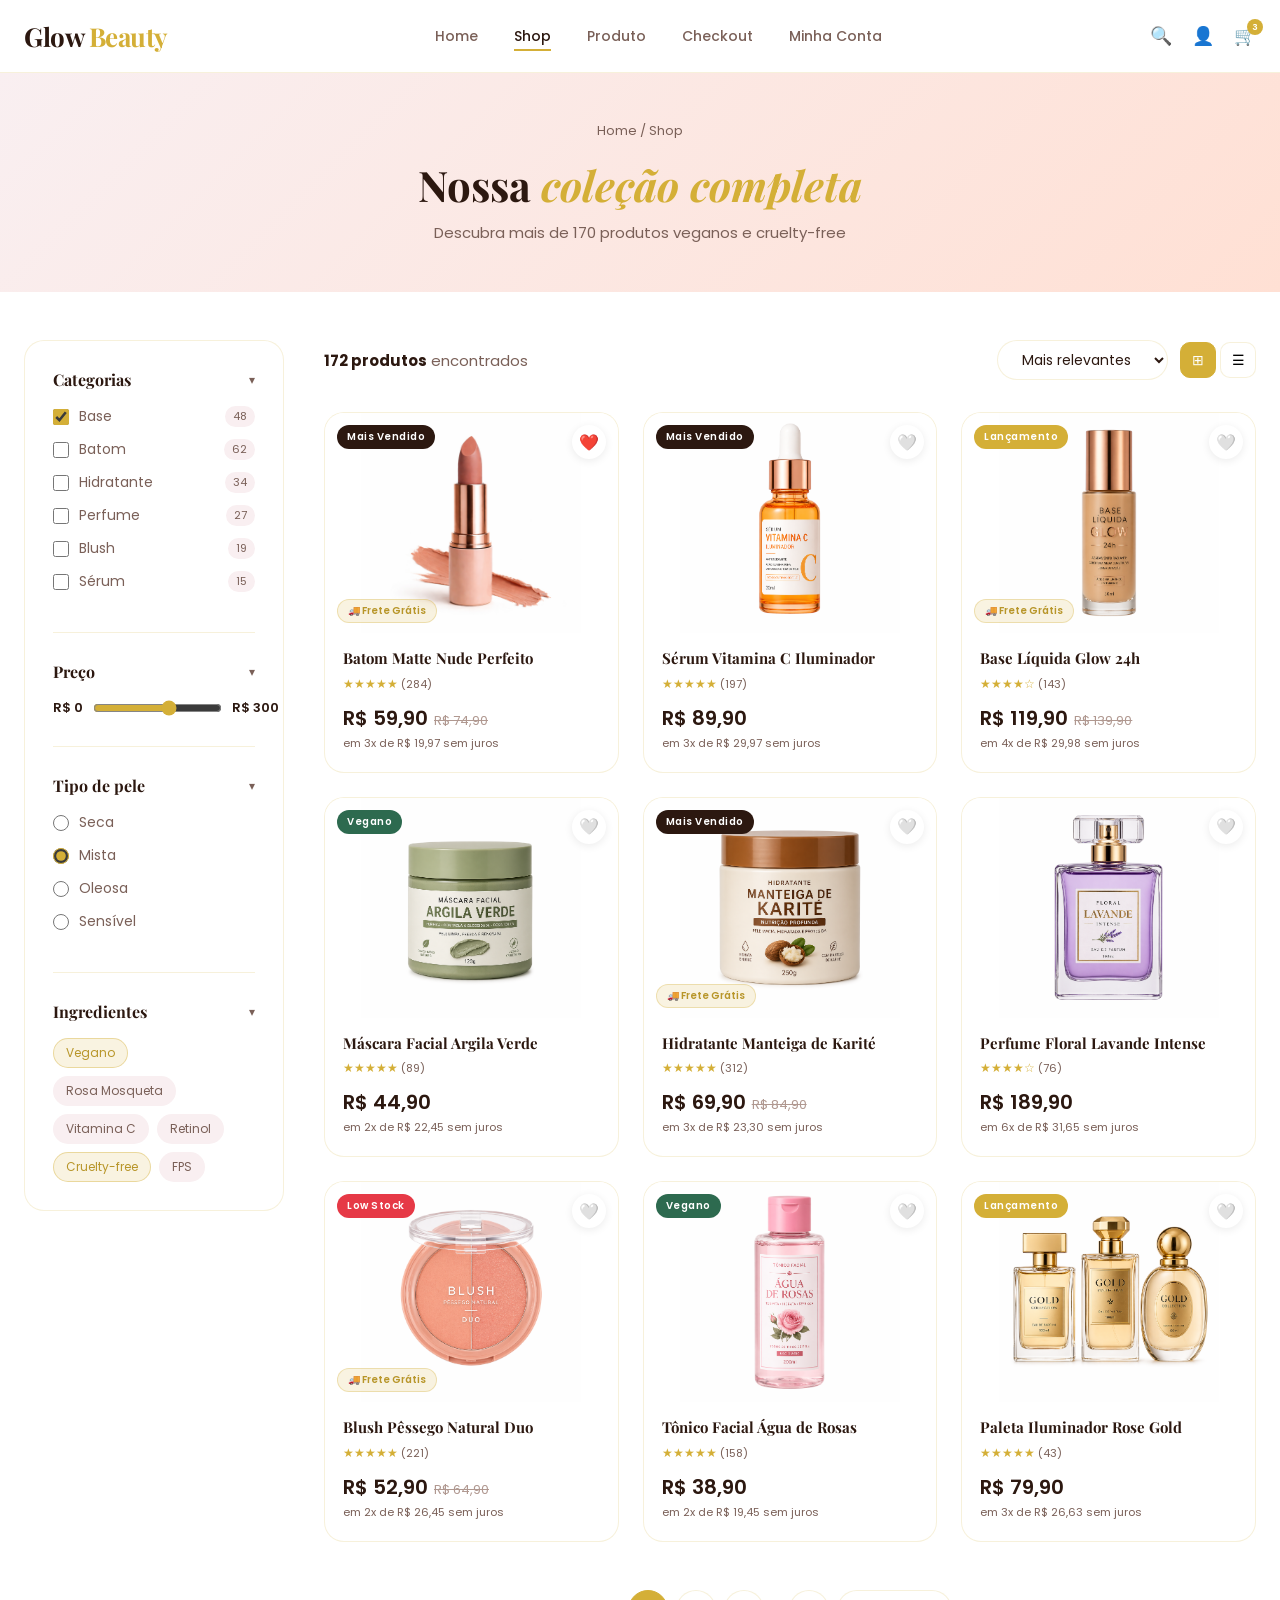
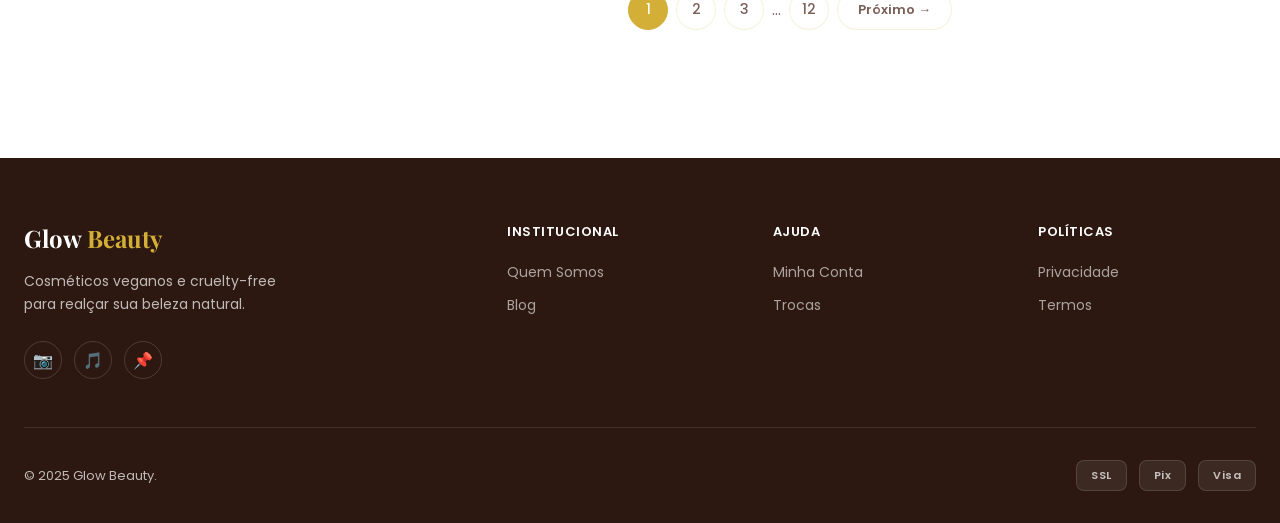
<file: website/shop.html>
<!DOCTYPE html>
<html lang="pt-BR">
<head>
<meta charset="UTF-8">
<meta name="viewport" content="width=device-width, initial-scale=1.0">
<!--ico-->
<link rel="shortcut icon" href="imagens/icon.ico" type="image/x-icon">
<title>Glow Beauty — Shop</title>
<!-- CSS externo -->
<link rel="stylesheet" href="css/shop.css">
<!-- Fonte externa mantida -->
<link href="https://fonts.googleapis.com/css2?family=Playfair+Display:ital,wght@0,400;0,700;1,400&family=Poppins:wght@300;400;500;600&display=swap" rel="stylesheet">
</head>
<body>

<!-- ==================== CABEÇALHO ==================== -->
<header>
  <div class="header-inner">
    <a href="index.html" class="logo">Glow <span>Beauty</span></a>
    <nav>
      <a href="index.html">Home</a>
      <a href="shop.html" class="active">Shop</a>
      <a href="produto.html">Produto</a>
      <a href="checkout.html">Checkout</a>
      <a href="conta.html">Minha Conta</a>
    </nav>
    <div class="header-icons">
      <button class="icon-btn" aria-label="Buscar">🔍</button>
      <button class="icon-btn" aria-label="Minha conta">👤</button>
      <button class="icon-btn" aria-label="Carrinho">
        🛒
        <span class="badge">3</span>
      </button>
    </div>
  </div>
</header>

<!-- ==================== SHOP HERO (BANNER SUPERIOR) ==================== -->
<div class="shop-hero">
  <div class="shop-hero-inner">
    <div class="breadcrumb">
      <a href="index.html">Home</a> / Shop
    </div>
    <h1>Nossa <em>coleção completa</em></h1>
    <p>Descubra mais de 170 produtos veganos e cruelty-free</p>
  </div>
</div>

<!-- ==================== LAYOUT PRINCIPAL (SIDEBAR + PRODUTOS) ==================== -->
<div class="shop-layout">
  
  <!-- SIDEBAR - Filtros laterais -->
  <aside class="sidebar">
    <!-- Filtro de categorias -->
    <div class="filter-section">
      <div class="filter-title">Categorias <span>▾</span></div>
      <label class="check-label">
        <input type="checkbox" checked> Base <span class="count-pill">48</span>
      </label>
      <label class="check-label">
        <input type="checkbox"> Batom <span class="count-pill">62</span>
      </label>
      <label class="check-label">
        <input type="checkbox"> Hidratante <span class="count-pill">34</span>
      </label>
      <label class="check-label">
        <input type="checkbox"> Perfume <span class="count-pill">27</span>
      </label>
      <label class="check-label">
        <input type="checkbox"> Blush <span class="count-pill">19</span>
      </label>
      <label class="check-label">
        <input type="checkbox"> Sérum <span class="count-pill">15</span>
      </label>
    </div>

    <!-- Filtro de preço -->
    <div class="filter-section">
      <div class="filter-title">Preço <span>▾</span></div>
      <div class="price-range">
        <span>R$ 0</span>
        <input type="range" min="0" max="500" value="300" class="price-slider">
        <span class="price-value">R$ 300</span>
      </div>
    </div>

    <!-- Filtro por tipo de pele -->
    <div class="filter-section">
      <div class="filter-title">Tipo de pele <span>▾</span></div>
      <label class="check-label">
        <input type="radio" name="skin"> Seca
      </label>
      <label class="check-label">
        <input type="radio" name="skin" checked> Mista
      </label>
      <label class="check-label">
        <input type="radio" name="skin"> Oleosa
      </label>
      <label class="check-label">
        <input type="radio" name="skin"> Sensível
      </label>
    </div>

    <!-- Filtro por ingredientes (tags) -->
    <div class="filter-section">
      <div class="filter-title">Ingredientes <span>▾</span></div>
      <div class="tag-grid">
        <span class="tag active">Vegano</span>
        <span class="tag">Rosa Mosqueta</span>
        <span class="tag">Vitamina C</span>
        <span class="tag">Retinol</span>
        <span class="tag active">Cruelty-free</span>
        <span class="tag">FPS</span>
      </div>
    </div>
  </aside>

  <!-- CONTEÚDO PRINCIPAL: Produtos -->
  <main>
    <!-- Barra superior (resultados + ordenação) -->
    <div class="shop-topbar">
      <div class="found-text"><strong>172 produtos</strong> encontrados</div>
      <div class="topbar-right">
        <select class="sort-select">
          <option>Mais relevantes</option>
          <option>Menor preço</option>
          <option>Maior preço</option>
          <option>Mais vendidos</option>
          <option>Novidades</option>
        </select>
        <div class="view-btns">
          <button class="view-btn active" aria-label="Visualização em grade">⊞</button>
          <button class="view-btn" aria-label="Visualização em lista">☰</button>
        </div>
      </div>
    </div>

    <!-- Grade de produtos COM IMAGENS REAIS -->
    <div class="products-grid">
      
      <!-- Produto 1 - Batom Matte -->
      <div class="product-card">
        <div class="product-img">
          <img src="imagens/produtos/Batom Matte Nude Perfeito/Batom-Matte-Nude-Perfeito.png" alt="Batom Matte Nude Perfeito">
          <span class="sold-badge">Mais Vendido</span>
          <span class="free-ship">🚚 Frete Grátis</span>
          <button class="heart-btn" aria-label="Favoritar">❤️</button>
          <button class="quick-buy" aria-label="Comprar rápido">Comprar rápido</button>
        </div>
        <div class="product-body">
          <div class="product-name">Batom Matte Nude Perfeito</div>
          <div class="stars">★★★★★ <span>(284)</span></div>
          <div><span class="price">R$ 59,90</span><span class="price-old">R$ 74,90</span></div>
          <div class="installment">em 3x de R$ 19,97 sem juros</div>
        </div>
      </div>

      <!-- Produto 2 - Sérum Vitamina C -->
      <div class="product-card">
        <div class="product-img">
          <img src="imagens/produtos/Sérum-Vitamina-C-Iluminador.png" alt="Sérum Vitamina C Iluminador">
          <span class="sold-badge">Mais Vendido</span>
          <button class="heart-btn" aria-label="Favoritar">🤍</button>
          <button class="quick-buy" aria-label="Comprar rápido">Comprar rápido</button>
        </div>
        <div class="product-body">
          <div class="product-name">Sérum Vitamina C Iluminador</div>
          <div class="stars">★★★★★ <span>(197)</span></div>
          <div><span class="price">R$ 89,90</span></div>
          <div class="installment">em 3x de R$ 29,97 sem juros</div>
        </div>
      </div>

      <!-- Produto 3 - Base Líquida -->
      <div class="product-card">
        <div class="product-img">
          <img src="imagens/produtos/Base-Líquida-Glow-24h.png" alt="Base Líquida Glow 24h">
          <span class="sold-badge gold">Lançamento</span>
          <span class="free-ship">🚚 Frete Grátis</span>
          <button class="heart-btn" aria-label="Favoritar">🤍</button>
          <button class="quick-buy" aria-label="Comprar rápido">Comprar rápido</button>
        </div>
        <div class="product-body">
          <div class="product-name">Base Líquida Glow 24h</div>
          <div class="stars">★★★★☆ <span>(143)</span></div>
          <div><span class="price">R$ 119,90</span><span class="price-old">R$ 139,90</span></div>
          <div class="installment">em 4x de R$ 29,98 sem juros</div>
        </div>
      </div>

      <!-- Produto 4 - Máscara Facial -->
      <div class="product-card">
        <div class="product-img">
          <img src="imagens/produtos/Máscara-Facial-Argila-Verde.png" alt="Máscara Facial Argila Verde">
          <span class="sold-badge green">Vegano</span>
          <button class="heart-btn" aria-label="Favoritar">🤍</button>
          <button class="quick-buy" aria-label="Comprar rápido">Comprar rápido</button>
        </div>
        <div class="product-body">
          <div class="product-name">Máscara Facial Argila Verde</div>
          <div class="stars">★★★★★ <span>(89)</span></div>
          <div><span class="price">R$ 44,90</span></div>
          <div class="installment">em 2x de R$ 22,45 sem juros</div>
        </div>
      </div>

      <!-- Produto 5 - Hidratante -->
      <div class="product-card">
        <div class="product-img">
          <img src="imagens/produtos/Hidratante-Manteiga-de-Karité.png" alt="Hidratante Manteiga de Karité">
          <span class="sold-badge">Mais Vendido</span>
          <span class="free-ship">🚚 Frete Grátis</span>
          <button class="heart-btn" aria-label="Favoritar">🤍</button>
          <button class="quick-buy" aria-label="Comprar rápido">Comprar rápido</button>
        </div>
        <div class="product-body">
          <div class="product-name">Hidratante Manteiga de Karité</div>
          <div class="stars">★★★★★ <span>(312)</span></div>
          <div><span class="price">R$ 69,90</span><span class="price-old">R$ 84,90</span></div>
          <div class="installment">em 3x de R$ 23,30 sem juros</div>
        </div>
      </div>

      <!-- Produto 6 - Perfume -->
      <div class="product-card">
        <div class="product-img">
          <img src="imagens/produtos/Perfume-Floral-Lavande-Intense.png" alt="Perfume Floral Lavande Intense">
          <button class="heart-btn" aria-label="Favoritar">🤍</button>
          <button class="quick-buy" aria-label="Comprar rápido">Comprar rápido</button>
        </div>
        <div class="product-body">
          <div class="product-name">Perfume Floral Lavande Intense</div>
          <div class="stars">★★★★☆ <span>(76)</span></div>
          <div><span class="price">R$ 189,90</span></div>
          <div class="installment">em 6x de R$ 31,65 sem juros</div>
        </div>
      </div>

      <!-- Produto 7 - Blush -->
      <div class="product-card">
        <div class="product-img">
          <img src="imagens/produtos/Blush-Pêssego-Natural-Duo.png" alt="Blush Pêssego Natural Duo">
          <span class="sold-badge red">Low Stock</span>
          <span class="free-ship">🚚 Frete Grátis</span>
          <button class="heart-btn" aria-label="Favoritar">🤍</button>
          <button class="quick-buy" aria-label="Comprar rápido">Comprar rápido</button>
        </div>
        <div class="product-body">
          <div class="product-name">Blush Pêssego Natural Duo</div>
          <div class="stars">★★★★★ <span>(221)</span></div>
          <div><span class="price">R$ 52,90</span><span class="price-old">R$ 64,90</span></div>
          <div class="installment">em 2x de R$ 26,45 sem juros</div>
        </div>
      </div>

      <!-- Produto 8 - Tônico Facial -->
      <div class="product-card">
        <div class="product-img">
          <img src="imagens/produtos/Tônico-Facial-Água-de-Rosas.png" alt="Tônico Facial Água de Rosas">
          <span class="sold-badge green">Vegano</span>
          <button class="heart-btn" aria-label="Favoritar">🤍</button>
          <button class="quick-buy" aria-label="Comprar rápido">Comprar rápido</button>
        </div>
        <div class="product-body">
          <div class="product-name">Tônico Facial Água de Rosas</div>
          <div class="stars">★★★★★ <span>(158)</span></div>
          <div><span class="price">R$ 38,90</span></div>
          <div class="installment">em 2x de R$ 19,45 sem juros</div>
        </div>
      </div>

      <!-- Produto 9 - Paleta Iluminador -->
      <div class="product-card">
        <div class="product-img">
          <img src="imagens/ofertas/Perfumes-Coleção-Gold.png" alt="Paleta Iluminador Rose Gold">
          <span class="sold-badge gold">Lançamento</span>
          <button class="heart-btn" aria-label="Favoritar">🤍</button>
          <button class="quick-buy" aria-label="Comprar rápido">Comprar rápido</button>
        </div>
        <div class="product-body">
          <div class="product-name">Paleta Iluminador Rose Gold</div>
          <div class="stars">★★★★★ <span>(43)</span></div>
          <div><span class="price">R$ 79,90</span></div>
          <div class="installment">em 3x de R$ 26,63 sem juros</div>
        </div>
      </div>
    </div>

    <!-- Paginação -->
    <div class="pagination">
      <button class="page-btn active">1</button>
      <button class="page-btn">2</button>
      <button class="page-btn">3</button>
      <span class="pagination-dots">…</span>
      <button class="page-btn">12</button>
      <button class="page-btn page-next">Próximo →</button>
    </div>
  </main>
</div>
<!-- ==================== RODAPÉ ==================== -->
<footer>
  <div class="footer-inner">
    <div class="footer-grid">
      <!-- Logo e descrição -->
      <div>
        <a href="index.html" class="footer-logo">Glow <span>Beauty</span></a>
        <p class="footer-desc">Cosméticos veganos e cruelty-free para realçar sua beleza natural.</p>
        <div class="footer-social">
          <a class="social-icon" href="#" aria-label="Instagram">📷</a>
          <a class="social-icon" href="#" aria-label="TikTok">🎵</a>
          <a class="social-icon" href="#" aria-label="Pinterest">📌</a>
        </div>
      </div>
      <!-- Institucional -->
      <div class="footer-col">
        <h4>Institucional</h4>
        <a href="#">Quem Somos</a>
        <a href="#">Blog</a>
      </div>
      <!-- Ajuda -->
      <div class="footer-col">
        <h4>Ajuda</h4>
        <a href="conta.html">Minha Conta</a>
        <a href="#">Trocas</a>
      </div>
      <!-- Políticas -->
      <div class="footer-col">
        <h4>Políticas</h4>
        <a href="#">Privacidade</a>
        <a href="#">Termos</a>
      </div>
    </div>
    <div class="footer-bottom">
      <div class="footer-copy">© 2025 Glow Beauty.</div>
      <div class="footer-seals">
        <span class="seal">SSL</span>
        <span class="seal">Pix</span>
        <span class="seal">Visa</span>
      </div>
    </div>
  </div>
</footer>

</body>
</html>
</file>
<file: website/css/checkout.css>
/* ==================== RESET E VARIÁVEIS GLOBAIS ==================== */
/* Remove margens/padding padrão e define box-sizing para todos os elementos */
*, *::before, *::after {
  box-sizing: border-box;
  margin: 0;
  padding: 0;
}

/* Define variáveis globais de cores, sombras e espaçamentos */
:root {
  --white: #FFFFFF;
  --rose: #F9EFF1;
  --peach: #FFE0D4;
  --gold: #D4AF37;
  --gold-dark: #B8962A;
  --text: #2C1810;
  --text-muted: #7A6058;
  --text-light: #B09890;
  --border: rgba(212, 175, 55, 0.18);
  --shadow: 0px 4px 12px rgba(0, 0, 0, 0.05);
  --shadow-md: 0px 8px 24px rgba(0, 0, 0, 0.08);
}

/* Define fonte, cor de fundo e texto padrão do corpo da página */
body {
  font-family: 'Poppins', sans-serif;
  background: #FAF8F5;
  color: var(--text);
  overflow-x: hidden;
}

/* ==================== CABEÇALHO ==================== */
/* Cabeçalho com fundo branco e borda inferior */
header {
  background: white;
  border-bottom: 1px solid var(--border);
}

/* Container centralizado que organiza logo, menu e ícones */
.header-inner {
  max-width: 1440px;
  margin: 0 auto;
  padding: 0 24px;
  height: 72px;
  display: flex;
  align-items: center;
  justify-content: space-between;
}

/* Estiliza a logo da marca com fonte elegante */
.logo {
  font-family: 'Playfair Display', serif;
  font-size: 26px;
  font-weight: 700;
  color: var(--text);
  letter-spacing: -0.5px;
  text-decoration: none;
}

/* Destaca a parte dourada da logo */
.logo span {
  color: var(--gold);
}

/* Menu de navegação horizontal com espaçamento entre links */
nav {
  display: flex;
  gap: 36px;
}

/* Links do menu com efeito de transição e posição relativa */
nav a {
  font-size: 14px;
  font-weight: 500;
  color: var(--text-muted);
  text-decoration: none;
  position: relative;
  transition: color 0.2s;
}

/* Linha dourada que aparece abaixo do link ao passar mouse ou na página ativa */
nav a::after {
  content: '';
  position: absolute;
  bottom: -4px;
  left: 0;
  width: 0;
  height: 1.5px;
  background: var(--gold);
  transition: width 0.25s;
}

/* Escurece o texto do link ao passar o mouse */
nav a:hover {
  color: var(--text);
}

/* Mantém o link da página atual mais escuro */
nav a.active {
  color: var(--text);
}

/* Exibe a linha dourada no link da página atual */
nav a.active::after {
  width: 100%;
}

/* Container dos ícones de busca, usuário e carrinho */
.header-icons {
  display: flex;
  align-items: center;
  gap: 20px;
}

/* Botões dos ícones com estilo limpo e transição */
.icon-btn {
  background: none;
  border: none;
  cursor: pointer;
  color: var(--text-muted);
  font-size: 18px;
  position: relative;
  transition: color 0.2s;
  display: flex;
  align-items: center;
}

/* ==================== LAYOUT PRINCIPAL ==================== */
/* Container principal do checkout com largura máxima */
.checkout-wrap {
  max-width: 1160px;
  margin: 0 auto;
  padding: 48px 24px;
}

/* ==================== INDICADOR DE ETAPAS ==================== */
/* Barra de progresso das etapas do checkout */
.step-progress {
  display: flex;
  align-items: center;
  justify-content: center;
  margin-bottom: 48px;
  gap: 0;
}

/* Cada etapa individual do processo */
.step {
  display: flex;
  flex-direction: column;
  align-items: center;
  gap: 8px;
  position: relative;
}

/* Número circular de cada etapa */
.step-num {
  width: 40px;
  height: 40px;
  border-radius: 50%;
  border: 2px solid var(--border);
  background: white;
  display: flex;
  align-items: center;
  justify-content: center;
  font-size: 14px;
  font-weight: 600;
  color: var(--text-muted);
  transition: all 0.3s;
  position: relative;
  z-index: 1;
}

/* Etapa ativa: número dourado com sombra */
.step.active .step-num {
  background: var(--gold);
  border-color: var(--gold);
  color: white;
  box-shadow: 0 4px 12px rgba(212, 175, 55, 0.4);
}

/* Etapa concluída: número escuro */
.step.done .step-num {
  background: var(--text);
  border-color: var(--text);
  color: white;
}

/* Label (texto) da etapa */
.step-label {
  font-size: 12px;
  font-weight: 500;
  color: var(--text-muted);
  white-space: nowrap;
}

/* Label da etapa ativa ou concluída fica mais escuro */
.step.active .step-label,
.step.done .step-label {
  color: var(--text);
}

/* Linha de conexão entre as etapas */
.step-line {
  width: 100px;
  height: 2px;
  background: var(--border);
  margin: 0 8px;
  margin-bottom: 24px;
  transition: background 0.3s;
}

/* Linha de conexão concluída */
.step-line.done {
  background: var(--text);
}

/* ==================== GRADE CHECKOUT ==================== */
/* Layout em grid com formulário e resumo do pedido */
.checkout-grid {
  display: grid;
  grid-template-columns: 1fr 380px;
  gap: 32px;
  align-items: start;
}

/* ==================== PAINEL DO FORMULÁRIO ==================== */
/* Painel branco do formulário de checkout */
.form-panel {
  background: white;
  border-radius: 24px;
  border: 1px solid var(--border);
  padding: 36px;
  box-shadow: var(--shadow);
}

/* Título do painel com fonte elegante */
.panel-title {
  font-family: 'Playfair Display', serif;
  font-size: 24px;
  font-weight: 700;
  margin-bottom: 28px;
  display: flex;
  align-items: center;
  gap: 12px;
}

/* Ícone ao lado do título */
.panel-title span {
  font-size: 22px;
}

/* Linha do formulário com duas colunas */
.form-row {
  display: grid;
  grid-template-columns: 1fr 1fr;
  gap: 16px;
  margin-bottom: 16px;
}

/* Linha do formulário com uma coluna */
.form-row.one {
  grid-template-columns: 1fr;
}

/* Container do campo individual */
.field {
  position: relative;
}

/* Label do campo */
.field label {
  display: block;
  font-size: 12px;
  font-weight: 600;
  color: var(--text-muted);
  margin-bottom: 6px;
  letter-spacing: 0.3px;
  text-transform: uppercase;
}

/* Input e select do formulário */
.field input,
.field select {
  width: 100%;
  border: 1px solid var(--border);
  border-radius: 8px;
  padding: 12px 16px;
  font-family: 'Poppins', sans-serif;
  font-size: 14px;
  color: var(--text);
  background: white;
  outline: none;
  transition: border-color 0.2s;
}

/* Input em focus ganha borda dourada */
.field input:focus,
.field select:focus {
  border-color: var(--gold);
  box-shadow: 0 0 0 3px rgba(212, 175, 55, 0.12);
}

/* Placeholder com cor mais suave */
.field input::placeholder {
  color: var(--text-light);
}

/* Campo com erro (borda vermelha) */
.field.error input {
  border-color: #E63946;
}

/* Campo com sucesso (borda verde) */
.field.success input {
  border-color: #2D6A4F;
}

/* Ícone dentro do campo */
.field-icon {
  position: absolute;
  right: 14px;
  bottom: 14px;
  font-size: 16px;
}

/* Checkbox da newsletter */
.newsletter-checkbox {
  display: flex;
  align-items: center;
  gap: 10px;
  margin-bottom: 28px;
  font-size: 14px;
  color: var(--text-muted);
}

/* Estilização do checkbox com cor dourada */
.checkbox-input {
  accent-color: var(--gold);
  width: 18px;
  height: 18px;
}

/* ==================== MÉTODOS DE PAGAMENTO ==================== */
/* Container dos métodos de pagamento */
.payment-methods {
  display: flex;
  gap: 10px;
  margin-bottom: 24px;
  flex-wrap: wrap;
}

/* Cada método de pagamento individual */
.pay-method {
  border: 1.5px solid var(--border);
  border-radius: 12px;
  padding: 12px 20px;
  cursor: pointer;
  font-size: 13px;
  font-weight: 500;
  color: var(--text-muted);
  transition: all 0.2s;
  display: flex;
  align-items: center;
  gap: 8px;
}

/* Hover do método de pagamento */
.pay-method:hover {
  border-color: var(--gold);
  color: var(--gold-dark);
}

/* Método de pagamento ativo */
.pay-method.active {
  border-color: var(--gold);
  background: rgba(212, 175, 55, 0.08);
  color: var(--gold-dark);
}

/* Ícones dos cartões aceitos */
.card-icons {
  display: flex;
  gap: 6px;
  margin-bottom: 20px;
}

/* Cada ícone de cartão */
.card-icon {
  background: var(--rose);
  border-radius: 6px;
  padding: 4px 10px;
  font-size: 11px;
  font-weight: 600;
  color: var(--text-muted);
}

/* ==================== BOTÕES PRIMÁRIOS ==================== */
/* Botão primário dourado */
.btn-primary {
  background: var(--gold);
  color: white;
  border: none;
  cursor: pointer;
  font-family: 'Poppins', sans-serif;
  font-size: 15px;
  font-weight: 600;
  padding: 16px;
  border-radius: 50px;
  transition: all 0.2s;
  box-shadow: 0 4px 16px rgba(212, 175, 55, 0.35);
  width: 100%;
  display: flex;
  align-items: center;
  justify-content: center;
  gap: 10px;
}

/* Hover do botão primário */
.btn-primary:hover {
  background: var(--gold-dark);
  transform: translateY(-1px);
}

/* Botão finalizar compra com padding maior */
.btn-finalize {
  font-size: 16px;
  padding: 18px;
}

/* Botão continuar sem underline */
.btn-continue {
  text-decoration: none;
}

/* Botão voltar com estilo clean */
.btn-back {
  background: none;
  border: none;
  color: var(--text-muted);
  font-family: 'Poppins', sans-serif;
  font-size: 14px;
  cursor: pointer;
  display: flex;
  align-items: center;
  gap: 6px;
  margin-bottom: 16px;
  padding: 0;
  transition: color 0.2s;
}

/* Hover do botão voltar */
.btn-back:hover {
  color: var(--text);
}

/* ==================== MODALIDADES DE ENTREGA ==================== */
/* Seção de opções de frete */
.shipping-section {
  margin-bottom: 28px;
}

/* Título da seção de frete */
.shipping-title {
  font-size: 13px;
  font-weight: 600;
  margin-bottom: 14px;
  color: var(--text);
}

/* Container das opções de frete */
.shipping-options {
  display: flex;
  flex-direction: column;
  gap: 10px;
}

/* Cada opção de frete individual */
.shipping-option {
  display: flex;
  align-items: center;
  gap: 12px;
  padding: 14px 16px;
  border: 1.5px solid var(--border);
  border-radius: 12px;
  cursor: pointer;
  transition: all 0.2s;
}

/* Opção de frete ativa */
.shipping-option.active {
  border-color: var(--gold);
  background: rgba(212, 175, 55, 0.05);
}

/* Radio button do frete */
.shipping-option input {
  accent-color: var(--gold);
}

/* Nome da modalidade de frete */
.shipping-name {
  font-size: 14px;
  font-weight: 600;
}

/* Descrição do frete (prazo, valor) */
.shipping-desc {
  font-size: 12px;
  color: var(--text-muted);
}

/* ==================== FORMULÁRIO (ETAPAS) ==================== */
/* Cada etapa do formulário */
.form-step {
  display: none;
}

/* Etapa ativa fica visível */
.form-step.active {
  display: block;
}

/* ==================== TELA DE SUCESSO ==================== */
/* Tela de confirmação do pedido */
.success-screen {
  text-align: center;
  padding: 60px 20px;
  display: none;
}

/* Ícone de sucesso grande */
.success-icon {
  font-size: 72px;
  margin-bottom: 24px;
}

/* Título da tela de sucesso */
.success-screen h2 {
  font-family: 'Playfair Display', serif;
  font-size: 32px;
  margin-bottom: 12px;
}

/* Destaque dourado no título */
.success-screen h2 em {
  font-style: italic;
  color: var(--gold);
}

/* Parágrafo da tela de sucesso */
.success-screen p {
  font-size: 15px;
  color: var(--text-muted);
  line-height: 1.7;
  max-width: 420px;
  margin: 0 auto 32px;
}

/* Container dos botões da tela de sucesso */
.success-btns {
  display: flex;
  gap: 12px;
  justify-content: center;
  flex-wrap: wrap;
}

/* Botão outline (secundário) */
.btn-outline {
  background: none;
  color: var(--gold-dark);
  border: 1.5px solid var(--gold);
  font-family: 'Poppins', sans-serif;
  font-size: 14px;
  font-weight: 600;
  padding: 13px 28px;
  border-radius: 50px;
  cursor: pointer;
  transition: all 0.2s;
  text-decoration: none;
  display: inline-block;
}

/* Hover do botão outline */
.btn-outline:hover {
  background: var(--gold);
  color: white;
}

/* ==================== RESUMO DO PEDIDO COM IMAGENS REAIS ==================== */
/* Card de resumo do pedido (fixo ao rolar) */
.order-summary {
  background: white;
  border-radius: 24px;
  border: 1px solid var(--border);
  padding: 28px;
  box-shadow: var(--shadow);
  position: sticky;
  top: 100px;
}

/* Título do resumo do pedido */
.summary-title {
  font-family: 'Playfair Display', serif;
  font-size: 20px;
  font-weight: 700;
  margin-bottom: 24px;
}

/* Item individual do resumo do pedido */
.summary-item {
  display: flex;
  align-items: center;
  gap: 14px;
  margin-bottom: 16px;
}

/* Imagem do produto no resumo */
.item-img {
  width: 56px;
  height: 56px;
  border-radius: 12px;
  overflow: hidden;
  background: #FFFFFF;
  display: flex;
  align-items: center;
  justify-content: center;
  flex-shrink: 0;
}

/* Imagem do produto no resumo */
.item-img img {
  width: 100%;
  height: 100%;
  object-fit: cover;
  transition: transform 0.3s;
}

/* Zoom na imagem ao passar mouse */
.summary-item:hover .item-img img {
  transform: scale(1.05);
}

/* Informações do produto no resumo */
.item-info {
  flex: 1;
}

/* Nome do produto no resumo */
.item-name {
  font-size: 13px;
  font-weight: 600;
  line-height: 1.3;
}

/* Variação do produto (cor, tamanho) */
.item-var {
  font-size: 11px;
  color: var(--text-muted);
}

/* Preço do produto no resumo */
.item-price {
  font-size: 14px;
  font-weight: 600;
  white-space: nowrap;
}

/* Seção de cálculo de frete */
.freight-section {
  margin: 16px 0;
}

/* Label do cálculo de frete */
.freight-label {
  font-size: 12px;
  font-weight: 600;
  color: var(--text-muted);
  margin-bottom: 8px;
  text-transform: uppercase;
  letter-spacing: 0.3px;
}

/* Linha do CEP */
.cep-row {
  display: flex;
  gap: 8px;
}

/* Input do CEP */
.cep-row input {
  flex: 1;
  border: 1px solid var(--border);
  border-radius: 8px;
  padding: 10px 14px;
  font-family: 'Poppins', sans-serif;
  font-size: 13px;
  color: var(--text);
  outline: none;
}

/* Input do CEP em focus */
.cep-row input:focus {
  border-color: var(--gold);
}

/* Botão calcular frete */
.btn-calc {
  background: var(--rose);
  border: 1px solid var(--border);
  border-radius: 8px;
  padding: 10px 16px;
  font-size: 13px;
  font-weight: 600;
  cursor: pointer;
  color: var(--text);
  white-space: nowrap;
  transition: all 0.2s;
}

/* Hover do botão calcular frete */
.btn-calc:hover {
  background: var(--gold);
  color: white;
  border-color: var(--gold);
}

/* Seção de cupom de desconto */
.coupon-section {
  display: flex;
  align-items: center;
  gap: 8px;
  margin-bottom: 16px;
}

/* Input do código do cupom */
.coupon-input {
  flex: 1;
  border: 1px solid var(--border);
  border-radius: 8px;
  padding: 10px 14px;
  font-family: 'Poppins', sans-serif;
  font-size: 13px;
  outline: none;
}

/* Botão aplicar cupom */
.btn-coupon {
  background: var(--gold);
  border: none;
  border-radius: 8px;
  padding: 10px 16px;
  font-size: 13px;
  font-weight: 600;
  cursor: pointer;
  color: white;
  transition: background 0.2s;
}

/* Hover do botão cupom */
.btn-coupon:hover {
  background: var(--gold-dark);
}

/* Divisória dos totais */
.summary-divider {
  border: none;
  border-top: 1px solid var(--border);
  margin: 20px 0;
}

/* Linha individual do resumo (subtotal, frete, etc) */
.summary-row {
  display: flex;
  justify-content: space-between;
  font-size: 14px;
  color: var(--text-muted);
  margin-bottom: 10px;
}

/* Linha de desconto com cor verde */
.summary-row.discount span:last-child {
  color: #2D6A4F;
}

/* Texto de frete grátis */
.free-shipping-text {
  color: #2D6A4F;
}

/* Linha do total */
.summary-row.total {
  font-size: 18px;
  font-weight: 700;
  color: var(--text);
  margin-top: 14px;
}

/* Valor total em destaque dourado */
.summary-row.total span:last-child {
  color: var(--gold-dark);
}

/* Informações de parcelamento */
.installment-info {
  font-size: 12px;
  color: var(--text-muted);
  text-align: right;
  margin-top: 4px;
}

/* Badge de segurança no final do resumo */
.secure-badge {
  display: flex;
  align-items: center;
  gap: 8px;
  font-size: 12px;
  color: var(--text-muted);
  margin-top: 16px;
  justify-content: center;
}

/* ==================== RESPONSIVIDADE ==================== */
/* Responsividade para tablets (900px) */
@media (max-width: 900px) {
  /* Layout vira coluna única */
  .checkout-grid {
    grid-template-columns: 1fr;
  }
  /* Resumo deixa de ser fixo */
  .order-summary {
    position: static;
  }
}

/* Responsividade para celulares (768px) */
@media (max-width: 768px) {
  /* Esconde menu de navegação em celular */
  nav {
    display: none;
  }
  /* Formulário vira coluna única */
  .form-row {
    grid-template-columns: 1fr;
  }
  /* Linhas de progresso ficam menores */
  .step-line {
    width: 48px;
  }
}

/* ==================== MULTI-STEP SEM JS ==================== */
/* Esconde os inputs radio usados para controlar as etapas */
.step-radio {
  display: none;
}

/* Esconde todos os formulários e tela de sucesso por padrão */
.form-step,
.success-screen {
  display: none;
}

/* Mostra o formulário correto baseado no radio marcado usando seletores CSS */
#step-identificacao:checked ~ .checkout-wrap .checkout-grid .form-panel #form-identificacao,
#step-entrega:checked ~ .checkout-wrap .checkout-grid .form-panel #form-entrega,
#step-pagamento:checked ~ .checkout-wrap .checkout-grid .form-panel #form-pagamento,
#step-sucesso:checked ~ .checkout-wrap .checkout-grid .form-panel #form-sucesso {
  display: block;
}

/* Estilo dos labels que funcionam como botões de navegação */
.step-label-radio {
  cursor: pointer;
  display: flex;
  flex-direction: column;
  align-items: center;
  gap: 8px;
  position: relative;
}

/* Estilo do passo ativo baseado no radio marcado (número dourado) */
#step-identificacao:checked ~ .checkout-wrap .step-progress label[for="step-identificacao"] .step-num,
#step-entrega:checked ~ .checkout-wrap .step-progress label[for="step-entrega"] .step-num,
#step-pagamento:checked ~ .checkout-wrap .step-progress label[for="step-pagamento"] .step-num {
  background: var(--gold);
  border-color: var(--gold);
  color: white;
  box-shadow: 0 4px 12px rgba(212, 175, 55, 0.4);
}

/* Estilo do texto do passo ativo */
#step-identificacao:checked ~ .checkout-wrap .step-progress label[for="step-identificacao"] .step-label,
#step-entrega:checked ~ .checkout-wrap .step-progress label[for="step-entrega"] .step-label,
#step-pagamento:checked ~ .checkout-wrap .step-progress label[for="step-pagamento"] .step-label {
  color: var(--text);
  font-weight: 600;
}

/* Estilo dos passos concluídos (número escuro) */
#step-entrega:checked ~ .checkout-wrap .step-progress label[for="step-identificacao"] .step-num,
#step-pagamento:checked ~ .checkout-wrap .step-progress label[for="step-identificacao"] .step-num,
#step-pagamento:checked ~ .checkout-wrap .step-progress label[for="step-entrega"] .step-num,
#step-sucesso:checked ~ .checkout-wrap .step-progress label[for="step-identificacao"] .step-num,
#step-sucesso:checked ~ .checkout-wrap .step-progress label[for="step-entrega"] .step-num,
#step-sucesso:checked ~ .checkout-wrap .step-progress label[for="step-pagamento"] .step-num {
  background: var(--text);
  border-color: var(--text);
  color: white;
}

/* Linhas de progresso concluídas (ficam escuras) */
#step-entrega:checked ~ .checkout-wrap .step-progress .step-line:first-of-type,
#step-pagamento:checked ~ .checkout-wrap .step-progress .step-line:first-of-type,
#step-pagamento:checked ~ .checkout-wrap .step-progress .step-line:nth-of-type(2),
#step-sucesso:checked ~ .checkout-wrap .step-progress .step-line {
  background: var(--text);
}

/* Botões de navegação como labels clicáveis */
.btn-next,
.btn-back {
  cursor: pointer;
  display: inline-block;
  text-align: center;
}

/* Botão próximo (avançar) */
.btn-next {
  background: var(--gold);
  color: white;
  border: none;
  font-family: 'Poppins', sans-serif;
  font-size: 15px;
  font-weight: 600;
  padding: 16px;
  border-radius: 50px;
  transition: all 0.2s;
  width: 100%;
  display: block;
  text-decoration: none;
}

/* Hover do botão próximo */
.btn-next:hover {
  background: var(--gold-dark);
  transform: translateY(-1px);
}

/* Botão voltar */
.btn-back {
  background: none;
  border: none;
  color: var(--text-muted);
  font-family: 'Poppins', sans-serif;
  font-size: 14px;
  cursor: pointer;
  display: inline-flex;
  align-items: center;
  gap: 6px;
  margin-bottom: 16px;
  padding: 0;
  transition: color 0.2s;
}

/* Hover do botão voltar */
.btn-back:hover {
  color: var(--text);
}
</file>
<file: website/css/conta.css>
/* ==================== RESET E VARIÁVEIS GLOBAIS ==================== */
/* Remove margens/padding padrão e define box-sizing para todos os elementos */
*, *::before, *::after {
  box-sizing: border-box;
  margin: 0;
  padding: 0;
}

/* Define variáveis globais de cores, sombras e espaçamentos */
:root {
  --white: #FFFFFF;
  --rose: #F9EFF1;
  --peach: #FFE0D4;
  --gold: #D4AF37;
  --gold-dark: #B8962A;
  --text: #2C1810;
  --text-muted: #7A6058;
  --text-light: #B09890;
  --border: rgba(212, 175, 55, 0.18);
  --shadow: 0px 4px 12px rgba(0, 0, 0, 0.05);
  --shadow-md: 0px 8px 24px rgba(0, 0, 0, 0.08);
}

/* Define fonte, cor de fundo e texto padrão do corpo da página */
body {
  font-family: 'Poppins', sans-serif;
  background: #FAF8F5;
  color: var(--text);
  overflow-x: hidden;
}

/* ==================== CABEÇALHO ==================== */
/* Cabeçalho fixo no topo com efeito vidro e borda dourada */
header {
  position: sticky;
  top: 0;
  z-index: 100;
  background: rgba(255, 255, 255, 0.95);
  backdrop-filter: blur(12px);
  border-bottom: 1px solid var(--border);
}

/* Container centralizado que organiza logo, menu e ícones */
.header-inner {
  max-width: 1440px;
  margin: 0 auto;
  padding: 0 24px;
  height: 72px;
  display: flex;
  align-items: center;
  justify-content: space-between;
}

/* Estiliza a logo da marca com fonte elegante */
.logo {
  font-family: 'Playfair Display', serif;
  font-size: 26px;
  font-weight: 700;
  color: var(--text);
  letter-spacing: -0.5px;
  text-decoration: none;
}

/* Destaca a parte dourada da logo */
.logo span {
  color: var(--gold);
}

/* Menu de navegação horizontal com espaçamento entre links */
nav {
  display: flex;
  gap: 36px;
}

/* Links do menu com efeito de transição e posição relativa */
nav a {
  font-size: 14px;
  font-weight: 500;
  color: var(--text-muted);
  text-decoration: none;
  position: relative;
  transition: color 0.2s;
}

/* Linha dourada que aparece abaixo do link ao passar mouse ou na página ativa */
nav a::after {
  content: '';
  position: absolute;
  bottom: -4px;
  left: 0;
  width: 0;
  height: 1.5px;
  background: var(--gold);
  transition: width 0.25s;
}

/* Escurece o texto do link ao passar o mouse */
nav a:hover {
  color: var(--text);
}

/* Mantém o link da página atual mais escuro */
nav a.active {
  color: var(--text);
}

/* Exibe a linha dourada no link da página atual */
nav a.active::after {
  width: 100%;
}

/* Container dos ícones de busca, usuário e carrinho */
.header-icons {
  display: flex;
  align-items: center;
  gap: 20px;
}

/* Botões dos ícones com estilo limpo e transição */
.icon-btn {
  background: none;
  border: none;
  cursor: pointer;
  color: var(--text-muted);
  font-size: 18px;
  position: relative;
  transition: color 0.2s;
  display: flex;
  align-items: center;
}

/* Escurece o ícone ao passar o mouse */
.icon-btn:hover {
  color: var(--text);
}

/* Selo circular com número de itens no carrinho */
.badge {
  position: absolute;
  top: -6px;
  right: -7px;
  background: var(--gold);
  color: white;
  font-size: 9px;
  font-weight: 600;
  width: 16px;
  height: 16px;
  border-radius: 50%;
  display: flex;
  align-items: center;
  justify-content: center;
}

/* ==================== HERO DA CONTA ==================== */
/* Seção hero com gradiente e informações do usuário */
.account-hero {
  background: linear-gradient(135deg, var(--rose), var(--peach));
  padding: 40px 24px;
}

/* Container interno do hero da conta */
.account-hero-inner {
  max-width: 1440px;
  margin: 0 auto;
  display: flex;
  align-items: center;
  gap: 24px;
}

/* Avatar grande do usuário com gradiente dourado */
.avatar-big {
  width: 80px;
  height: 80px;
  border-radius: 50%;
  background: linear-gradient(135deg, var(--gold), #E8C84A);
  display: flex;
  align-items: center;
  justify-content: center;
  font-size: 28px;
  font-weight: 700;
  color: white;
  flex-shrink: 0;
  box-shadow: 0 4px 16px rgba(212, 175, 55, 0.4);
}

/* Título de boas-vindas com fonte elegante */
.hero-text h1 {
  font-family: 'Playfair Display', serif;
  font-size: 28px;
  font-weight: 700;
  margin-bottom: 4px;
}

/* Destaque dourado em itálico no nome do usuário */
.hero-text h1 em {
  font-style: italic;
  color: var(--gold);
}

/* Email ou informação adicional do usuário */
.hero-text p {
  font-size: 14px;
  color: var(--text-muted);
}

/* Card de pontos de fidelidade alinhado à direita */
.hero-points {
  margin-left: auto;
  text-align: center;
  background: white;
  padding: 16px 28px;
  border-radius: 16px;
  box-shadow: var(--shadow);
}

/* Valor numérico dos pontos em destaque */
.points-val {
  font-family: 'Playfair Display', serif;
  font-size: 32px;
  font-weight: 700;
  color: var(--gold);
}

/* Label dos pontos de fidelidade */
.points-label {
  font-size: 12px;
  color: var(--text-muted);
}

/* Nível/tier do programa de fidelidade */
.hero-tier {
  font-size: 11px;
  color: var(--gold-dark);
  font-weight: 600;
  margin-top: 4px;
}

/* ==================== LAYOUT PRINCIPAL ==================== */
/* Layout em grid com sidebar e conteúdo principal */
.account-layout {
  max-width: 1440px;
  margin: 0 auto;
  padding: 40px 24px;
  display: grid;
  grid-template-columns: 240px 1fr;
  gap: 32px;
}

/* ==================== SIDEBAR NAVEGAÇÃO ==================== */
/* Barra lateral de navegação da conta */
.account-nav {
  background: white;
  border-radius: 20px;
  border: 1px solid var(--border);
  padding: 20px;
  height: fit-content;
  position: sticky;
  top: 100px;
  box-shadow: var(--shadow);
}

/* Item individual de navegação da sidebar */
.nav-item {
  display: flex;
  align-items: center;
  gap: 12px;
  padding: 12px 14px;
  border-radius: 12px;
  cursor: pointer;
  font-size: 14px;
  font-weight: 500;
  color: var(--text-muted);
  transition: all 0.2s;
  text-decoration: none;
}

/* Hover dos itens de navegação */
.nav-item:hover {
  background: var(--rose);
  color: var(--text);
}

/* Item de navegação ativo */
.nav-item.active {
  background: rgba(212, 175, 55, 0.12);
  color: var(--gold-dark);
  font-weight: 600;
}

/* Ícone dentro do item de navegação */
.nav-item span {
  font-size: 18px;
}

/* Linha divisória entre os itens do menu */
.nav-divider {
  border: none;
  border-top: 1px solid var(--border);
  margin: 12px 0;
}

/* Item de logout com cor vermelha */
.nav-item.logout {
  color: #E63946;
}

/* Hover do botão de logout com fundo vermelho claro */
.nav-item.logout:hover {
  background: #FFF0F0;
}

/* ==================== CONTEÚDO PRINCIPAL ==================== */
/* Container do conteúdo principal da conta */
.account-main {
  display: flex;
  flex-direction: column;
  gap: 24px;
}

/* ==================== PAINÉIS (PANELS) ==================== */
/* Cada painel de conteúdo da conta */
.panel {
  background: white;
  border-radius: 20px;
  border: 1px solid var(--border);
  padding: 28px;
  box-shadow: var(--shadow);
  display: none;
}

/* Painel ativo visível */
.panel.active {
  display: block;
}

/* Cabeçalho do painel com título e botão de edição */
.panel-header {
  display: flex;
  align-items: center;
  justify-content: space-between;
  margin-bottom: 24px;
}

/* Título do painel com fonte elegante */
.panel-header h2 {
  font-family: 'Playfair Display', serif;
  font-size: 22px;
  font-weight: 700;
}

/* Botão de edição */
.btn-edit {
  background: var(--rose);
  border: none;
  color: var(--text);
  font-family: 'Poppins', sans-serif;
  font-size: 13px;
  font-weight: 600;
  padding: 8px 18px;
  border-radius: 50px;
  cursor: pointer;
  transition: all 0.2s;
}

/* Botão de edição em hover vira dourado */
.btn-edit:hover {
  background: var(--gold);
  color: white;
}

/* ==================== CARTÕES DE PEDIDO COM IMAGENS REAIS ==================== */
/* Card individual de pedido */
.order-card {
  border: 1px solid var(--border);
  border-radius: 16px;
  padding: 20px;
  margin-bottom: 16px;
  transition: box-shadow 0.2s;
}

/* Sombra no hover do card de pedido */
.order-card:hover {
  box-shadow: var(--shadow);
}

/* Cabeçalho do pedido com ID, data e status */
.order-header {
  display: flex;
  align-items: center;
  justify-content: space-between;
  margin-bottom: 16px;
  flex-wrap: wrap;
  gap: 10px;
}

/* Número do pedido (ID) */
.order-id {
  font-size: 14px;
  font-weight: 600;
}

/* Data do pedido */
.order-date {
  font-size: 13px;
  color: var(--text-muted);
}

/* Status do pedido com badge colorido */
.order-status {
  font-size: 12px;
  font-weight: 600;
  padding: 4px 12px;
  border-radius: 50px;
}

/* Badge verde para pedidos entregues */
.status-delivered {
  background: rgba(45, 106, 79, 0.12);
  color: #2D6A4F;
}

/* Badge dourado para pedidos em trânsito */
.status-transit {
  background: rgba(212, 175, 55, 0.12);
  color: var(--gold-dark);
}

/* Badge neutro para pedidos em processamento */
.status-processing {
  background: rgba(44, 24, 16, 0.08);
  color: var(--text-muted);
}

/* Linha com miniaturas dos produtos do pedido */
.order-items-row {
  display: flex;
  gap: 10px;
  margin-bottom: 16px;
  flex-wrap: wrap;
}

/* Miniatura do produto no pedido */
.order-item-thumb {
  width: 52px;
  height: 52px;
  border-radius: 10px;
  overflow: hidden;
  background: #FFFFFF;
  display: flex;
  align-items: center;
  justify-content: center;
  flex-shrink: 0;
}

/* Imagem da miniatura do produto */
.order-item-thumb img {
  width: 100%;
  height: 100%;
  object-fit: cover;
  transition: transform 0.3s;
}

/* Zoom na imagem ao passar mouse no card */
.order-card:hover .order-item-thumb img {
  transform: scale(1.05);
}

/* Indicador de mais itens no pedido */
.order-item-more {
  width: 52px;
  height: 52px;
  border-radius: 10px;
  background: var(--rose);
  display: flex;
  align-items: center;
  justify-content: center;
  font-size: 12px;
  font-weight: 600;
  color: var(--text-muted);
}

/* Rodapé do pedido com total e ações */
.order-footer {
  display: flex;
  align-items: center;
  justify-content: space-between;
  padding-top: 16px;
  border-top: 1px solid var(--border);
  flex-wrap: wrap;
  gap: 10px;
}

/* Valor total do pedido */
.order-total {
  font-size: 16px;
  font-weight: 700;
}

/* Texto menor ao lado do total */
.order-total small {
  font-size: 12px;
  font-weight: 400;
  color: var(--text-muted);
}

/* Container dos botões de ação do pedido */
.order-actions {
  display: flex;
  gap: 10px;
}

/* Botão de comprar novamente */
.btn-reorder {
  background: var(--gold);
  color: white;
  border: none;
  font-family: 'Poppins', sans-serif;
  font-size: 13px;
  font-weight: 600;
  padding: 10px 22px;
  border-radius: 50px;
  cursor: pointer;
  transition: all 0.2s;
}

/* Botão reorder em hover */
.btn-reorder:hover {
  background: var(--gold-dark);
}

/* Botão de rastrear pedido */
.btn-track {
  background: none;
  border: 1px solid var(--border);
  color: var(--text-muted);
  font-family: 'Poppins', sans-serif;
  font-size: 13px;
  font-weight: 500;
  padding: 10px 22px;
  border-radius: 50px;
  cursor: pointer;
  transition: all 0.2s;
}

/* Botão track em hover */
.btn-track:hover {
  border-color: var(--gold);
  color: var(--gold-dark);
}

/* ==================== ENDEREÇOS ==================== */
/* Grid de endereços cadastrados */
.address-grid {
  display: grid;
  grid-template-columns: 1fr 1fr;
  gap: 16px;
}

/* Card individual de endereço */
.address-card {
  border: 1.5px solid var(--border);
  border-radius: 14px;
  padding: 20px;
  position: relative;
  cursor: pointer;
  transition: all 0.2s;
}

/* Hover do card de endereço */
.address-card:hover {
  border-color: var(--gold);
}

/* Endereço padrão com borda dourada e fundo suave */
.address-card.default {
  border-color: var(--gold);
  background: rgba(212, 175, 55, 0.04);
}

/* Badge de "Padrão" no canto superior direito */
.address-default-badge {
  position: absolute;
  top: 12px;
  right: 12px;
  background: rgba(212, 175, 55, 0.15);
  color: var(--gold-dark);
  font-size: 10px;
  font-weight: 600;
  padding: 3px 10px;
  border-radius: 50px;
}

/* Nome do destinatário */
.address-name {
  font-size: 14px;
  font-weight: 600;
  margin-bottom: 6px;
}

/* Texto completo do endereço */
.address-text {
  font-size: 13px;
  color: var(--text-muted);
  line-height: 1.7;
}

/* Botões de ação do endereço */
.address-actions {
  display: flex;
  gap: 8px;
  margin-top: 16px;
}

/* Botões editar e deletar */
.address-edit,
.address-delete {
  font-size: 12px;
  background: none;
  border: 1px solid var(--border);
  padding: 6px 14px;
  border-radius: 50px;
  cursor: pointer;
  font-family: 'Poppins', sans-serif;
  transition: all 0.2s;
}

/* Botão editar */
.address-edit {
  color: var(--text-muted);
}

/* Hover do botão editar */
.address-edit:hover {
  border-color: var(--gold);
}

/* Botão deletar com cor vermelha */
.address-delete {
  color: #E63946;
}

/* Card para adicionar novo endereço (estilo pontilhado) */
.add-address {
  border: 1.5px dashed var(--border);
  border-radius: 14px;
  padding: 20px;
  display: flex;
  align-items: center;
  justify-content: center;
  gap: 10px;
  cursor: pointer;
  transition: all 0.2s;
  font-size: 14px;
  color: var(--text-muted);
}

/* Hover do botão de adicionar endereço */
.add-address:hover {
  border-color: var(--gold);
  color: var(--gold-dark);
}

/* Ícone de adicionar */
.add-icon {
  font-size: 24px;
}

/* ==================== DADOS PESSOAIS ==================== */
/* Grid dos campos de dados pessoais */
.data-grid {
  display: grid;
  grid-template-columns: 1fr 1fr;
  gap: 16px;
}

/* Cada campo do formulário */
.data-field label {
  display: block;
  font-size: 11px;
  font-weight: 600;
  color: var(--text-muted);
  text-transform: uppercase;
  letter-spacing: 0.3px;
  margin-bottom: 6px;
}

/* Input dos dados pessoais */
.data-field input {
  width: 100%;
  border: 1px solid var(--border);
  border-radius: 8px;
  padding: 12px 16px;
  font-family: 'Poppins', sans-serif;
  font-size: 14px;
  color: var(--text);
  background: var(--rose);
  outline: none;
  transition: all 0.2s;
}

/* Input em focus ganha borda dourada */
.data-field input:focus {
  background: white;
  border-color: var(--gold);
  box-shadow: 0 0 0 3px rgba(212, 175, 55, 0.12);
}

/* Seção de alteração de senha */
.password-section {
  border-top: 1px solid var(--border);
  padding-top: 24px;
  margin-top: 8px;
}

/* Título da seção de senha */
.password-title {
  font-size: 15px;
  font-weight: 600;
  margin-bottom: 16px;
}

/* Botão de salvar alterações */
.btn-save {
  background: var(--gold);
  color: white;
  border: none;
  font-family: 'Poppins', sans-serif;
  font-size: 14px;
  font-weight: 600;
  padding: 13px 32px;
  border-radius: 50px;
  cursor: pointer;
  transition: all 0.2s;
  margin-top: 20px;
  box-shadow: 0 4px 12px rgba(212, 175, 55, 0.3);
}

/* Botão salvar em hover */
.btn-save:hover {
  background: var(--gold-dark);
}

/* ==================== FIDELIDADE ==================== */
/* Cabeçalho da seção de fidelidade com gradiente escuro */
.loyalty-header {
  background: linear-gradient(135deg, var(--text), #4A2820);
  border-radius: 16px;
  padding: 28px;
  color: white;
  margin-bottom: 24px;
  position: relative;
  overflow: hidden;
}

/* Emoji decorativo no fundo do header */
.loyalty-header::after {
  content: '💎';
  position: absolute;
  right: 28px;
  top: 50%;
  transform: translateY(-50%);
  font-size: 60px;
  opacity: 0.15;
}

/* Número de pontos em destaque */
.loyalty-points {
  font-size: 48px;
  font-weight: 700;
  color: var(--gold);
  font-family: 'Playfair Display', serif;
}

/* Label dos pontos */
.loyalty-label {
  font-size: 14px;
  color: rgba(255, 255, 255, 0.7);
  margin-bottom: 4px;
}

/* Tier/nível do usuário */
.loyalty-tier {
  font-size: 13px;
  font-weight: 600;
  color: var(--gold);
}

/* Barra de progresso para o próximo nível */
.progress-bar {
  height: 8px;
  background: rgba(255, 255, 255, 0.15);
  border-radius: 4px;
  margin: 16px 0 8px;
  overflow: hidden;
}

/* Preenchimento da barra de progresso */
.progress-fill {
  height: 100%;
  background: var(--gold);
  border-radius: 4px;
}

/* Texto do progresso */
.progress-text {
  font-size: 12px;
  color: rgba(255, 255, 255, 0.6);
}

/* Título das recompensas disponíveis */
.rewards-title {
  font-size: 15px;
  font-weight: 600;
  margin-bottom: 16px;
}

/* Grid de recompensas */
.rewards-grid {
  display: grid;
  grid-template-columns: repeat(3, 1fr);
  gap: 16px;
}

/* Card individual de recompensa */
.reward-card {
  border: 1px solid var(--border);
  border-radius: 14px;
  padding: 20px;
  text-align: center;
  transition: all 0.2s;
  cursor: pointer;
}

/* Hover do card de recompensa */
.reward-card:hover {
  border-color: var(--gold);
  transform: translateY(-3px);
  box-shadow: var(--shadow);
}

/* Ícone/emoji da recompensa */
.reward-icon {
  font-size: 32px;
  margin-bottom: 10px;
}

/* Nome da recompensa */
.reward-name {
  font-size: 13px;
  font-weight: 600;
  margin-bottom: 4px;
}

/* Pontos necessários para a recompensa */
.reward-pts {
  font-size: 12px;
  color: var(--gold-dark);
  font-weight: 600;
}

/* ==================== RODAPÉ ==================== */
/* Rodapé com fundo escuro */
footer {
  background: var(--text);
  color: rgba(255, 255, 255, 0.7);
  padding: 64px 24px 32px;
  margin-top: 60px;
}

/* Container interno do rodapé */
.footer-inner {
  max-width: 1440px;
  margin: 0 auto;
}

/* Grid do rodapé com 4 colunas */
.footer-grid {
  display: grid;
  grid-template-columns: 2fr 1fr 1fr 1fr;
  gap: 48px;
  padding-bottom: 48px;
  border-bottom: 1px solid rgba(255, 255, 255, 0.1);
  margin-bottom: 32px;
}

/* Logo do rodapé */
.footer-logo {
  font-family: 'Playfair Display', serif;
  font-size: 24px;
  font-weight: 700;
  color: white;
  margin-bottom: 16px;
  display: block;
  text-decoration: none;
}

/* Parte dourada da logo do rodapé */
.footer-logo span {
  color: var(--gold);
}

/* Texto descritivo da loja */
.footer-desc {
  font-size: 14px;
  line-height: 1.7;
  max-width: 260px;
  margin-bottom: 24px;
}

/* Container dos ícones sociais */
.footer-social {
  display: flex;
  gap: 12px;
}

/* Ícone social individual */
.social-icon {
  width: 38px;
  height: 38px;
  border-radius: 50%;
  border: 1px solid rgba(255, 255, 255, 0.15);
  display: flex;
  align-items: center;
  justify-content: center;
  font-size: 16px;
  cursor: pointer;
  text-decoration: none;
  transition: all 0.2s;
}

/* Borda dourada no hover do ícone social */
.social-icon:hover {
  border-color: var(--gold);
}

/* Título das colunas do rodapé */
.footer-col h4 {
  font-size: 13px;
  font-weight: 600;
  color: white;
  letter-spacing: 0.5px;
  text-transform: uppercase;
  margin-bottom: 20px;
}

/* Links das colunas do rodapé */
.footer-col a {
  display: block;
  font-size: 14px;
  color: rgba(255, 255, 255, 0.6);
  text-decoration: none;
  margin-bottom: 12px;
  transition: color 0.2s;
}

/* Links ficam dourados ao passar mouse */
.footer-col a:hover {
  color: var(--gold);
}

/* Bottom do rodapé com copyright e selos */
.footer-bottom {
  display: flex;
  align-items: center;
  justify-content: space-between;
  flex-wrap: wrap;
  gap: 16px;
}

/* Texto de copyright */
.footer-copy {
  font-size: 13px;
}

/* Container dos selos de segurança */
.footer-seals {
  display: flex;
  gap: 12px;
}

/* Selos individuais de segurança */
.seal {
  background: rgba(255, 255, 255, 0.08);
  border: 1px solid rgba(255, 255, 255, 0.12);
  color: rgba(255, 255, 255, 0.7);
  font-size: 11px;
  font-weight: 600;
  padding: 6px 14px;
  border-radius: 8px;
}

/* ==================== RESPONSIVIDADE ==================== */
/* Responsividade para tablets (900px) */
@media (max-width: 900px) {
  /* Layout vira coluna única */
  .account-layout {
    grid-template-columns: 1fr;
  }
  /* Sidebar deixa de ser fixa e vira horizontal */
  .account-nav {
    position: static;
    display: flex;
    flex-wrap: wrap;
    gap: 4px;
    padding: 12px;
  }
  /* Esconde divisores no menu mobile */
  .nav-divider {
    display: none;
  }
  /* Endereços, dados e recompensas viram 1 coluna */
  .address-grid,
  .data-grid,
  .rewards-grid {
    grid-template-columns: 1fr;
  }
}

/* Responsividade para celulares (768px) */
@media (max-width: 768px) {
  /* Esconde menu de navegação em celular */
  nav {
    display: none;
  }
  /* Rodapé vira 1 coluna */
  .footer-grid {
    grid-template-columns: 1fr;
  }
}

/* ==================== MULTI-STEP SEM JS ==================== */
/* Esconde os inputs radio usados para controlar os painéis */
.step-radio {
  display: none;
}

/* Esconde todos os painéis por padrão */
.panel {
  display: none;
}

/* Mostra o painel correto baseado no radio marcado usando seletores CSS */
#step-pedidos:checked ~ .account-layout .account-main #panel-pedidos,
#step-enderecos:checked ~ .account-layout .account-main #panel-enderecos,
#step-dados:checked ~ .account-layout .account-main #panel-dados,
#step-fidelidade:checked ~ .account-layout .account-main #panel-fidelidade {
  display: block;
}

/* Estilo do item de navegação como label clicável */
.nav-radio {
  cursor: pointer;
  display: flex;
  align-items: center;
  gap: 12px;
  padding: 12px 14px;
  border-radius: 12px;
  font-size: 14px;
  font-weight: 500;
  color: var(--text-muted);
  transition: all 0.2s;
  text-decoration: none;
  width: 100%;
  background: none;
  border: none;
  font-family: 'Poppins', sans-serif;
}

/* Hover do item de navegação radio */
.nav-radio:hover {
  background: var(--rose);
  color: var(--text);
}

/* Item de navegação ativo baseado no radio marcado */
#step-pedidos:checked ~ .account-layout .account-nav label[for="step-pedidos"],
#step-enderecos:checked ~ .account-layout .account-nav label[for="step-enderecos"],
#step-dados:checked ~ .account-layout .account-nav label[for="step-dados"],
#step-fidelidade:checked ~ .account-layout .account-nav label[for="step-fidelidade"] {
  background: rgba(212, 175, 55, 0.12);
  color: var(--gold-dark);
  font-weight: 600;
}
</file>
<file: website/css/produto.css>
/* ==================== RESET E VARIÁVEIS GLOBAIS ==================== */
/* Remove margens/padding padrão e define box-sizing para todos os elementos */
*, *::before, *::after {
  box-sizing: border-box;
  margin: 0;
  padding: 0;
}

/* Define variáveis globais de cores, sombras e espaçamentos */
:root {
  --white: #FFFFFF;
  --rose: #F9EFF1;
  --peach: #FFE0D4;
  --gold: #D4AF37;
  --gold-dark: #B8962A;
  --text: #2C1810;
  --text-muted: #7A6058;
  --text-light: #B09890;
  --border: rgba(212, 175, 55, 0.18);
  --shadow: 0px 4px 12px rgba(0, 0, 0, 0.05);
  --shadow-md: 0px 8px 24px rgba(0, 0, 0, 0.08);
}

/* Define fonte, cor de fundo e texto padrão do corpo da página */
body {
  font-family: 'Poppins', sans-serif;
  background: var(--white);
  color: var(--text);
  overflow-x: hidden;
}

/* ==================== CABEÇALHO ==================== */
/* Cabeçalho fixo no topo com efeito vidro e borda dourada */
header {
  position: sticky;
  top: 0;
  z-index: 100;
  background: rgba(255, 255, 255, 0.95);
  backdrop-filter: blur(12px);
  border-bottom: 1px solid var(--border);
}

/* Container centralizado que organiza logo, menu e ícones */
.header-inner {
  max-width: 1440px;
  margin: 0 auto;
  padding: 0 24px;
  height: 72px;
  display: flex;
  align-items: center;
  justify-content: space-between;
}

/* Estiliza a logo da marca com fonte elegante */
.logo {
  font-family: 'Playfair Display', serif;
  font-size: 26px;
  font-weight: 700;
  color: var(--text);
  letter-spacing: -0.5px;
  text-decoration: none;
}

/* Destaca a parte dourada da logo */
.logo span {
  color: var(--gold);
}

/* Menu de navegação horizontal com espaçamento entre links */
nav {
  display: flex;
  gap: 36px;
}

/* Links do menu com efeito de transição e posição relativa */
nav a {
  font-size: 14px;
  font-weight: 500;
  color: var(--text-muted);
  text-decoration: none;
  position: relative;
  transition: color 0.2s;
}

/* Linha dourada que aparece abaixo do link ao passar mouse ou na página ativa */
nav a::after {
  content: '';
  position: absolute;
  bottom: -4px;
  left: 0;
  width: 0;
  height: 1.5px;
  background: var(--gold);
  transition: width 0.25s;
}

/* Escurece o texto do link ao passar o mouse */
nav a:hover {
  color: var(--text);
}

/* Mantém o link da página atual mais escuro */
nav a.active {
  color: var(--text);
}

/* Exibe a linha dourada no link da página atual */
nav a.active::after {
  width: 100%;
}

/* Container dos ícones de busca, usuário e carrinho */
.header-icons {
  display: flex;
  align-items: center;
  gap: 20px;
}

/* Botões dos ícones com estilo limpo e transição */
.icon-btn {
  background: none;
  border: none;
  cursor: pointer;
  color: var(--text-muted);
  font-size: 18px;
  position: relative;
  transition: color 0.2s;
  display: flex;
  align-items: center;
}

/* Escurece o ícone ao passar o mouse */
.icon-btn:hover {
  color: var(--text);
}

/* Selo circular com número de itens no carrinho */
.badge {
  position: absolute;
  top: -6px;
  right: -7px;
  background: var(--gold);
  color: white;
  font-size: 9px;
  font-weight: 600;
  width: 16px;
  height: 16px;
  border-radius: 50%;
  display: flex;
  align-items: center;
  justify-content: center;
}

/* ==================== BREADCRUMB ==================== */
/* Barra de navegação mostrando o caminho da página atual */
.breadcrumb-bar {
  max-width: 1440px;
  margin: 0 auto;
  padding: 20px 24px;
  font-size: 13px;
  color: var(--text-muted);
}

/* Links do breadcrumb */
.breadcrumb-bar a {
  color: var(--text-muted);
  text-decoration: none;
}

/* Links do breadcrumb ficam dourados ao passar mouse */
.breadcrumb-bar a:hover {
  color: var(--gold);
}

/* ==================== DETALHES DO PRODUTO ==================== */
/* Layout principal da página de detalhes do produto em duas colunas */
.product-detail {
  max-width: 1440px;
  margin: 0 auto;
  padding: 0 24px 80px;
  display: grid;
  grid-template-columns: 1fr 1fr;
  gap: 64px;
  align-items: start;
}

/* Galeria de imagens fixa ao rolar a página */
.gallery {
  position: sticky;
  top: 100px;
}

/* ==================== GALERIA PRINCIPAL ==================== */
/* Container da imagem principal do produto */
.main-img {
  height: 480px;
  background: #FFFFFF;  /* Fundo BRANCO */
  border-radius: 24px;
  display: flex;
  align-items: center;
  justify-content: center;
  margin-bottom: 16px;
  overflow: hidden;
}

/* Imagem principal mantém proporção e tem zoom suave */
.main-img img {
  max-width: 100%;
  max-height: 100%;
  width: auto;
  height: auto;
  object-fit: contain;  /* Imagem INTEIRA, sem cortes */
  transition: transform 0.3s;
}

/* Aplica zoom na imagem ao passar mouse */
.main-img:hover img {
  transform: scale(1.02);
}

/* ==================== THUMBNAILS ==================== */
/* Grid de miniaturas com 4 colunas */
.thumbnails {
  display: grid;
  grid-template-columns: repeat(4, 1fr);
  gap: 12px;
}

/* Cada miniatura individual */
.thumb {
  height: 90px;
  background: #FFFFFF;  /* Fundo BRANCO */
  border-radius: 14px;
  border: 2px solid transparent;
  display: flex;
  align-items: center;
  justify-content: center;
  cursor: pointer;
  transition: all 0.2s;
  overflow: hidden;
  padding: 8px;  /* Espaçamento interno */
}

/* Imagem da miniatura mantém proporção */
.thumb img {
  max-width: 100%;
  max-height: 100%;
  width: auto;
  height: auto;
  object-fit: contain;  /* Imagem INTEIRA, sem cortes */
}

/* Miniatura ativa ou em hover ganha borda dourada e fundo rosa */
.thumb:hover,
.thumb.active {
  border-color: var(--gold);
  background: var(--rose);
}

/* Informações do produto - coluna direita */
.product-info {
  padding-top: 8px;
}

/* Container dos badges de status do produto */
.info-badges {
  display: flex;
  gap: 8px;
  margin-bottom: 20px;
}

/* Estilo base dos badges */
.info-badge {
  font-size: 11px;
  font-weight: 600;
  padding: 4px 12px;
  border-radius: 50px;
}

/* Badge escuro para produtos esgotados */
.badge-sold {
  background: var(--text);
  color: white;
}

/* Badge verde para produtos veganos */
.badge-veg {
  background: #2D6A4F;
  color: white;
}

/* Badge para frete grátis */
.badge-free {
  background: rgba(212, 175, 55, 0.15);
  color: var(--gold-dark);
  border: 1px solid rgba(212, 175, 55, 0.3);
}

/* Título do produto com fonte elegante */
.product-info h1 {
  font-family: 'Playfair Display', serif;
  font-size: 36px;
  font-weight: 700;
  line-height: 1.15;
  margin-bottom: 12px;
}

/* Linha com avaliações e estrelas */
.rating-row {
  display: flex;
  align-items: center;
  gap: 12px;
  margin-bottom: 24px;
}

/* Estrelas grandes de avaliação */
.stars-lg {
  color: var(--gold);
  font-size: 18px;
}

/* Número total de avaliações */
.rating-count {
  font-size: 14px;
  color: var(--text-muted);
}

/* Bloco de preços do produto */
.price-block {
  margin-bottom: 28px;
}

/* Preço principal em destaque */
.price-main {
  font-size: 38px;
  font-weight: 700;
  color: var(--text);
}

/* Parte dos centavos do preço */
.price-main small {
  font-size: 18px;
  font-weight: 400;
}

/* Preço antigo riscado */
.price-old-lg {
  font-size: 16px;
  color: var(--text-light);
  text-decoration: line-through;
  margin-left: 10px;
}

/* Informações de parcelamento */
.installment-lg {
  font-size: 14px;
  color: var(--text-muted);
  margin-top: 4px;
}

/* Descrição resumida do produto */
.product-description {
  font-size: 15px;
  color: var(--text-muted);
  line-height: 1.7;
  margin-bottom: 24px;
}

/* Linha divisória decorativa */
.divider {
  border: none;
  border-top: 1px solid var(--border);
  margin: 24px 0;
}

/* Seletor de cores do produto */
.color-section label,
.qty-section label {
  font-size: 13px;
  font-weight: 600;
  display: block;
  margin-bottom: 12px;
}

/* Valor da cor selecionada com cor mais suave */
.color-label-value {
  font-weight: 400;
  color: var(--text-muted);
}

/* Container dos círculos de cores */
.color-dots {
  display: flex;
  gap: 10px;
  margin-bottom: 24px;
}

/* Círculo individual de cada cor */
.color-dot {
  width: 34px;
  height: 34px;
  border-radius: 50%;
  cursor: pointer;
  border: 3px solid transparent;
  transition: border-color 0.2s;
  position: relative;
  display: inline-block;
}

/* Borda dourada na cor selecionada ou em hover */
.color-dot:hover,
.color-dot.active {
  border-color: var(--gold);
}

/* Tooltip com o nome da cor que aparece ao passar mouse */
.color-dot::after {
  content: attr(title);
  position: absolute;
  bottom: -22px;
  left: 50%;
  transform: translateX(-50%);
  font-size: 10px;
  color: var(--text-muted);
  white-space: nowrap;
  opacity: 0;
  transition: opacity 0.2s;
}

/* Exibe o tooltip ao passar mouse */
.color-dot:hover::after {
  opacity: 1;
}

/* Seletor de quantidade do produto */
.qty-row {
  display: flex;
  align-items: center;
  gap: 16px;
  margin-bottom: 28px;
}

/* Container dos controles de quantidade */
.qty-ctrl {
  display: flex;
  align-items: center;
  border: 1px solid var(--border);
  border-radius: 50px;
  overflow: hidden;
}

/* Botões de aumentar/diminuir quantidade */
.qty-btn {
  background: none;
  border: none;
  width: 44px;
  height: 44px;
  font-size: 20px;
  cursor: pointer;
  color: var(--text-muted);
  transition: all 0.2s;
}

/* Botões de quantidade em hover */
.qty-btn:hover {
  background: var(--rose);
  color: var(--text);
}

/* Valor atual da quantidade */
.qty-val {
  width: 44px;
  text-align: center;
  font-size: 16px;
  font-weight: 600;
}

/* Subtotal baseado na quantidade selecionada */
.subtotal {
  font-size: 15px;
  color: var(--text-muted);
}

/* Destaca o valor do subtotal */
.subtotal strong {
  color: var(--text);
  font-size: 18px;
}

/* Botões de ação principal */
.cta-btns {
  display: flex;
  flex-direction: column;
  gap: 12px;
  margin-bottom: 28px;
}

/* Botão principal dourado */
.btn-primary {
  background: var(--gold);
  color: white;
  border: none;
  cursor: pointer;
  font-family: 'Poppins', sans-serif;
  font-size: 15px;
  font-weight: 600;
  padding: 16px;
  border-radius: 50px;
  transition: all 0.2s;
  box-shadow: 0 4px 16px rgba(212, 175, 55, 0.35);
}

/* Botão principal em hover fica mais escuro e sobe levemente */
.btn-primary:hover {
  background: var(--gold-dark);
  transform: translateY(-1px);
}

/* Botão secundário com contorno dourado */
.btn-outline {
  background: none;
  color: var(--gold-dark);
  border: 1.5px solid var(--gold);
  font-family: 'Poppins', sans-serif;
  font-size: 15px;
  font-weight: 600;
  padding: 15px;
  border-radius: 50px;
  cursor: pointer;
  transition: all 0.2s;
}

/* Botão outline em hover fica totalmente dourado */
.btn-outline:hover {
  background: var(--gold);
  color: white;
}

/* Vantagens do produto (frete grátis, garantia, etc) */
.perks {
  display: flex;
  gap: 24px;
  flex-wrap: wrap;
}

/* Cada vantagem individual */
.perk {
  display: flex;
  align-items: center;
  gap: 8px;
  font-size: 13px;
  color: var(--text-muted);
}

/* Ícone das vantagens */
.perk span {
  font-size: 18px;
}

/* ==================== ABAS (TABS) SEM JS ==================== */
/* Seção de abas sem JavaScript (apenas CSS) */
.tabs-section {
  max-width: 1440px;
  margin: 0 auto;
  padding: 0 24px 80px;
}

/* Navegação das abas com borda inferior */
.tabs-nav {
  display: flex;
  gap: 0;
  border-bottom: 2px solid var(--border);
  margin-bottom: 40px;
}

/* Esconde os inputs radio usados para controlar as abas */
.tab-radio {
  display: none;
}

/* Esconde todos os conteúdos por padrão */
.tab-content {
  display: none;
}

/* Mostra o conteúdo baseado no radio marcado usando seletores CSS */
#tab-desc:checked ~ .tabs-section #content-desc,
#tab-ingr:checked ~ .tabs-section #content-ingr,
#tab-modo:checked ~ .tabs-section #content-modo,
#tab-aval:checked ~ .tabs-section #content-aval {
  display: block;
  animation: fadeIn 0.3s ease;
}

/* Estilo dos botões das abas */
.tab-btn {
  background: none;
  border: none;
  font-family: 'Poppins', sans-serif;
  font-size: 15px;
  font-weight: 500;
  color: var(--text-muted);
  padding: 14px 28px;
  cursor: pointer;
  position: relative;
  transition: color 0.2s;
  display: inline-block;
}

/* Botão da aba em hover fica mais escuro */
.tab-btn:hover {
  color: var(--text);
}

/* Linha decorativa embaixo do botão da aba */
.tab-btn::after {
  content: '';
  position: absolute;
  bottom: -2px;
  left: 0;
  right: 0;
  height: 2px;
  background: var(--gold);
  transform: scaleX(0);
  transition: transform 0.25s;
}

/* Aba ativa baseada no radio marcado muda a cor do texto */
#tab-desc:checked ~ .tabs-section label[for="tab-desc"],
#tab-ingr:checked ~ .tabs-section label[for="tab-ingr"],
#tab-modo:checked ~ .tabs-section label[for="tab-modo"],
#tab-aval:checked ~ .tabs-section label[for="tab-aval"] {
  color: var(--gold-dark);
}

/* Exibe a linha dourada na aba ativa */
#tab-desc:checked ~ .tabs-section label[for="tab-desc"]::after,
#tab-ingr:checked ~ .tabs-section label[for="tab-ingr"]::after,
#tab-modo:checked ~ .tabs-section label[for="tab-modo"]::after,
#tab-aval:checked ~ .tabs-section label[for="tab-aval"]::after {
  transform: scaleX(1);
}

/* Animação de fade in para o conteúdo das abas */
@keyframes fadeIn {
  from {
    opacity: 0;
    transform: translateY(8px);
  }
  to {
    opacity: 1;
    transform: translateY(0);
  }
}

/* Texto do conteúdo das abas */
.tab-text {
  font-size: 15px;
  color: var(--text-muted);
  line-height: 1.8;
  max-width: 740px;
}

/* ==================== RESPOSTAS DAS AVALIAÇÕES ==================== */
/* Resumo das avaliações com média e barras */
.rating-summary {
  display: flex;
  align-items: center;
  gap: 24px;
  margin-bottom: 32px;
  padding: 24px;
  background: var(--rose);
  border-radius: 16px;
}

/* Coluna da nota média */
.rating-summary-score {
  text-align: center;
}

/* Número grande da nota média */
.rating-big-number {
  font-size: 52px;
  font-weight: 700;
  color: var(--text);
}

/* Texto abaixo da nota média */
.rating-total {
  font-size: 13px;
  color: var(--text-muted);
  margin-top: 4px;
}

/* Container das barras de avaliação */
.rating-bars {
  flex: 1;
}

/* Cada linha da barra de avaliação */
.rating-bar-item {
  display: flex;
  align-items: center;
  gap: 10px;
  margin-bottom: 8px;
}

/* Label da quantidade de estrelas */
.rating-star-label {
  font-size: 12px;
  color: var(--text-muted);
  min-width: 16px;
}

/* Fundo da barra de progresso */
.rating-bar-bg {
  flex: 1;
  height: 8px;
  background: rgba(212, 175, 55, 0.2);
  border-radius: 4px;
  overflow: hidden;
}

/* Barra de progresso preenchida */
.rating-bar-fill {
  height: 100%;
  background: var(--gold);
  border-radius: 4px;
}

/* Porcentagem ao lado da barra */
.rating-percent {
  font-size: 12px;
  color: var(--text-muted);
}

/* Card individual de avaliação */
.review-card {
  background: var(--rose);
  border-radius: 16px;
  padding: 24px;
  margin-bottom: 16px;
}

/* Cabeçalho da avaliação com autor e data */
.review-header {
  display: flex;
  align-items: center;
  justify-content: space-between;
  margin-bottom: 10px;
}

/* Nome do autor da avaliação */
.review-author {
  font-weight: 600;
  font-size: 14px;
}

/* Data da avaliação */
.review-date {
  font-size: 12px;
  color: var(--text-muted);
}

/* Estrelas da avaliação */
.review-stars {
  color: var(--gold);
  font-size: 13px;
  margin-bottom: 8px;
}

/* Texto da avaliação */
.review-text {
  font-size: 14px;
  color: var(--text-muted);
  line-height: 1.7;
}

/* ==================== PRODUTOS RELACIONADOS ==================== */
/* Seção de produtos relacionados */
.related-section {
  max-width: 1440px;
  margin: 0 auto;
  padding: 0 24px 80px;
}

/* Tag/categoria da seção */
.section-tag {
  font-size: 11px;
  font-weight: 600;
  letter-spacing: 2px;
  text-transform: uppercase;
  color: var(--gold);
  margin-bottom: 10px;
  display: block;
}

/* Título da seção com fonte elegante */
.section-title {
  font-family: 'Playfair Display', serif;
  font-size: clamp(24px, 2.5vw, 34px);
  font-weight: 700;
  line-height: 1.15;
  color: var(--text);
  margin-bottom: 32px;
}

/* Destaque dourado em itálico no título */
.section-title em {
  font-style: italic;
  color: var(--gold);
}

/* Grid de produtos relacionados */
.related-scroll {
  display: grid;
  grid-template-columns: repeat(4, 1fr);
  gap: 20px;
}

/* Card individual de produto relacionado */
.product-card {
  background: white;
  border-radius: 20px;
  border: 1px solid var(--border);
  overflow: hidden;
  transition: all 0.25s;
  cursor: pointer;
}

/* Efeito hover do card: sobe e aumenta sombra */
.product-card:hover {
  transform: translateY(-6px);
  box-shadow: var(--shadow-md);
}

/* Container da imagem do produto */
.product-img {
  height: 180px;
  display: flex;
  align-items: center;
  justify-content: center;
  background: #FFFFFF;  /* Fundo BRANCO */
  border-radius: 16px 16px 0 0;
}

/* Imagem mantém proporção original */
.product-img img {
  max-width: 100%;
  max-height: 100%;
  width: auto;
  height: auto;
  object-fit: contain;  /* Imagem INTEIRA, sem cortes */
  transition: transform 0.3s;
}

/* Zoom na imagem ao passar mouse */
.product-card:hover .product-img img {
  transform: scale(1.05);
}

/* Corpo do card com informações */
.product-body {
  padding: 14px 16px 18px;
}

/* Nome do produto relacionado */
.product-name {
  font-family: 'Playfair Display', serif;
  font-size: 14px;
  font-weight: 700;
  margin-bottom: 4px;
}

/* Estrelas de avaliação */
.stars {
  color: var(--gold);
  font-size: 11px;
  margin-bottom: 8px;
}

/* Preço do produto relacionado */
.price {
  font-size: 17px;
  font-weight: 600;
}

/* ==================== GALERIA COM IMAGENS REAIS ==================== */
/* Esconde os inputs radio usados para controlar a galeria */
.gallery-radio {
  display: none;
}

/* Esconde todas as imagens principais por padrão */
.main-img {
  display: none;
}

/* Mostra a imagem principal correspondente ao radio selecionado */
#img-1:checked ~ .product-detail .gallery #main-img-1,
#img-2:checked ~ .product-detail .gallery #main-img-2,
#img-3:checked ~ .product-detail .gallery #main-img-3,
#img-4:checked ~ .product-detail .gallery #main-img-4 {
  display: flex;
}

/* Destaca a miniatura correspondente à imagem ativa */
#img-1:checked ~ .product-detail .gallery .thumbnails label[for="img-1"],
#img-2:checked ~ .product-detail .gallery .thumbnails label[for="img-2"],
#img-3:checked ~ .product-detail .gallery .thumbnails label[for="img-3"],
#img-4:checked ~ .product-detail .gallery .thumbnails label[for="img-4"] {
  border-color: var(--gold);
  background: var(--rose);
}

/* ==================== BOTÃO VOLTAR AO TOPO ==================== */
/* Botão fixo para voltar ao topo da página */
.back-to-top {
  position: fixed;
  bottom: 32px;
  right: 32px;
  background: var(--gold);
  color: white;
  border: none;
  width: 48px;
  height: 48px;
  border-radius: 50%;
  font-size: 20px;
  cursor: pointer;
  box-shadow: 0 4px 16px rgba(212, 175, 55, 0.4);
  transition: all 0.2s;
  display: flex;
  align-items: center;
  justify-content: center;
}

/* Efeito hover do botão: sobe e aumenta sombra */
.back-to-top:hover {
  transform: translateY(-3px);
  box-shadow: 0 8px 24px rgba(212, 175, 55, 0.5);
}

/* ==================== RODAPÉ ==================== */
/* Rodapé com fundo escuro */
footer {
  background: var(--text);
  color: rgba(255, 255, 255, 0.7);
  padding: 64px 24px 32px;
}

/* Container interno do rodapé */
.footer-inner {
  max-width: 1440px;
  margin: 0 auto;
}

/* Grid do rodapé com 4 colunas */
.footer-grid {
  display: grid;
  grid-template-columns: 2fr 1fr 1fr 1fr;
  gap: 48px;
  padding-bottom: 48px;
  border-bottom: 1px solid rgba(255, 255, 255, 0.1);
  margin-bottom: 32px;
}

/* Logo do rodapé */
.footer-logo {
  font-family: 'Playfair Display', serif;
  font-size: 24px;
  font-weight: 700;
  color: white;
  margin-bottom: 16px;
  display: block;
  text-decoration: none;
}

/* Parte dourada da logo do rodapé */
.footer-logo span {
  color: var(--gold);
}

/* Texto descritivo da loja */
.footer-desc {
  font-size: 14px;
  line-height: 1.7;
  max-width: 260px;
  margin-bottom: 24px;
}

/* Container dos ícones sociais */
.footer-social {
  display: flex;
  gap: 12px;
}

/* Ícone social individual */
.social-icon {
  width: 38px;
  height: 38px;
  border-radius: 50%;
  border: 1px solid rgba(255, 255, 255, 0.15);
  display: flex;
  align-items: center;
  justify-content: center;
  font-size: 16px;
  cursor: pointer;
  text-decoration: none;
  transition: all 0.2s;
}

/* Borda dourada no hover do ícone social */
.social-icon:hover {
  border-color: var(--gold);
}

/* Título das colunas do rodapé */
.footer-col h4 {
  font-size: 13px;
  font-weight: 600;
  color: white;
  letter-spacing: 0.5px;
  text-transform: uppercase;
  margin-bottom: 20px;
}

/* Links das colunas do rodapé */
.footer-col a {
  display: block;
  font-size: 14px;
  color: rgba(255, 255, 255, 0.6);
  text-decoration: none;
  margin-bottom: 12px;
  transition: color 0.2s;
}

/* Links ficam dourados ao passar mouse */
.footer-col a:hover {
  color: var(--gold);
}

/* Bottom do rodapé com copyright e selos */
.footer-bottom {
  display: flex;
  align-items: center;
  justify-content: space-between;
  flex-wrap: wrap;
  gap: 16px;
}

/* Texto de copyright */
.footer-copy {
  font-size: 13px;
}

/* Container dos selos de segurança */
.footer-seals {
  display: flex;
  gap: 12px;
}

/* Selos individuais de segurança */
.seal {
  background: rgba(255, 255, 255, 0.08);
  border: 1px solid rgba(255, 255, 255, 0.12);
  color: rgba(255, 255, 255, 0.7);
  font-size: 11px;
  font-weight: 600;
  padding: 6px 14px;
  border-radius: 8px;
}

/* ==================== RESPONSIVIDADE ==================== */
/* Responsividade para tablets (900px) - layout vira coluna única */
@media (max-width: 900px) {
  .product-detail {
    grid-template-columns: 1fr;
  }
  /* Galeria deixa de ser fixa */
  .gallery {
    position: static;
  }
  /* Produtos relacionados viram 2 colunas */
  .related-scroll {
    grid-template-columns: repeat(2, 1fr);
  }
}

/* Responsividade para celulares (768px) - esconde menu e ajusta layout */
@media (max-width: 768px) {
  /* Esconde menu de navegação em celular */
  nav {
    display: none;
  }
  /* Rodapé vira 1 coluna */
  .footer-grid {
    grid-template-columns: 1fr;
  }
  /* Resumo de avaliações vira coluna única */
  .rating-summary {
    flex-direction: column;
    text-align: center;
  }
}
</file>
<file: website/css/shop.css>
/* ==================== RESET E VARIÁVEIS GLOBAIS ==================== */
/* Remove margens/padding padrão e define box-sizing para todos os elementos */
*, *::before, *::after {
  box-sizing: border-box;
  margin: 0;
  padding: 0;
}

/* Define variáveis globais de cores, sombras e espaçamentos */
:root {
  --white: #FFFFFF;
  --rose: #F9EFF1;
  --peach: #FFE0D4;
  --gold: #D4AF37;
  --gold-dark: #B8962A;
  --text: #2C1810;
  --text-muted: #7A6058;
  --text-light: #B09890;
  --border: rgba(212, 175, 55, 0.18);
  --shadow: 0px 4px 12px rgba(0, 0, 0, 0.05);
  --shadow-md: 0px 8px 24px rgba(0, 0, 0, 0.08);
}

/* Define fonte, cor de fundo e texto padrão do corpo da página */
body {
  font-family: 'Poppins', sans-serif;
  background: var(--white);
  color: var(--text);
  overflow-x: hidden;
}

/* ==================== CABEÇALHO ==================== */
/* Cabeçalho fixo no topo com efeito vidro e borda dourada */
header {
  position: sticky;
  top: 0;
  z-index: 100;
  background: rgba(255, 255, 255, 0.95);
  backdrop-filter: blur(12px);
  border-bottom: 1px solid var(--border);
}

/* Container centralizado que organiza logo, menu e ícones */
.header-inner {
  max-width: 1440px;
  margin: 0 auto;
  padding: 0 24px;
  height: 72px;
  display: flex;
  align-items: center;
  justify-content: space-between;
}

/* Estiliza a logo da marca com fonte elegante */
.logo {
  font-family: 'Playfair Display', serif;
  font-size: 26px;
  font-weight: 700;
  color: var(--text);
  letter-spacing: -0.5px;
  text-decoration: none;
}

/* Destaca a parte dourada da logo */
.logo span {
  color: var(--gold);
}

/* Menu de navegação horizontal com espaçamento entre links */
nav {
  display: flex;
  gap: 36px;
}

/* Links do menu com efeito de transição e posição relativa */
nav a {
  font-size: 14px;
  font-weight: 500;
  color: var(--text-muted);
  text-decoration: none;
  position: relative;
  transition: color 0.2s;
}

/* Linha dourada que aparece abaixo do link ao passar mouse ou na página ativa */
nav a::after {
  content: '';
  position: absolute;
  bottom: -4px;
  left: 0;
  width: 0;
  height: 1.5px;
  background: var(--gold);
  transition: width 0.25s;
}

/* Escurece o texto do link ao passar o mouse */
nav a:hover {
  color: var(--text);
}

/* Mantém o link da página atual mais escuro */
nav a.active {
  color: var(--text);
}

/* Exibe a linha dourada no link da página atual */
nav a.active::after {
  width: 100%;
}

/* Container dos ícones de busca, usuário e carrinho */
.header-icons {
  display: flex;
  align-items: center;
  gap: 20px;
}

/* Botões dos ícones com estilo limpo e transição */
.icon-btn {
  background: none;
  border: none;
  cursor: pointer;
  color: var(--text-muted);
  font-size: 18px;
  position: relative;
  transition: color 0.2s;
  display: flex;
  align-items: center;
}

/* Selo circular com número de itens no carrinho */
.badge {
  position: absolute;
  top: -6px;
  right: -7px;
  background: var(--gold);
  color: white;
  font-size: 9px;
  font-weight: 600;
  width: 16px;
  height: 16px;
  border-radius: 50%;
  display: flex;
  align-items: center;
  justify-content: center;
}

/* ==================== SHOP HERO ==================== */
/* Fundo gradiente da seção hero da loja */
.shop-hero {
  background: linear-gradient(135deg, var(--rose), var(--peach));
  padding: 48px 24px;
  text-align: center;
}

/* Container interno centralizado do shop hero */
.shop-hero-inner {
  max-width: 1440px;
  margin: 0 auto;
}

/* Estilização do breadcrumb de navegação */
.breadcrumb {
  font-size: 13px;
  color: var(--text-muted);
  margin-bottom: 16px;
}

/* Links do breadcrumb */
.breadcrumb a {
  color: var(--text-muted);
  text-decoration: none;
}

/* Links do breadcrumb ficam dourados ao passar mouse */
.breadcrumb a:hover {
  color: var(--gold);
}

/* Título principal da página de produtos */
.shop-hero h1 {
  font-family: 'Playfair Display', serif;
  font-size: 42px;
  font-weight: 700;
  margin-bottom: 8px;
}

/* Destaque dourado em itálico no título */
.shop-hero h1 em {
  font-style: italic;
  color: var(--gold);
}

/* Parágrafo descritivo da página */
.shop-hero p {
  font-size: 15px;
  color: var(--text-muted);
}

/* ==================== LAYOUT PRINCIPAL ==================== */
/* Layout em grid com sidebar e produtos */
.shop-layout {
  max-width: 1440px;
  margin: 0 auto;
  padding: 48px 24px;
  display: grid;
  grid-template-columns: 260px 1fr;
  gap: 40px;
}

/* ==================== SIDEBAR ==================== */
/* Barra lateral com filtros, fixa ao rolar */
.sidebar {
  background: white;
  border-radius: 20px;
  border: 1px solid var(--border);
  padding: 28px;
  height: fit-content;
  position: sticky;
  top: 100px;
}

/* Cada seção de filtro separada por borda */
.filter-section {
  margin-bottom: 28px;
  padding-bottom: 28px;
  border-bottom: 1px solid var(--border);
}

/* Remove borda da última seção */
.filter-section:last-child {
  border-bottom: none;
  margin-bottom: 0;
  padding-bottom: 0;
}

/* Título de cada grupo de filtro */
.filter-title {
  font-family: 'Playfair Display', serif;
  font-size: 16px;
  font-weight: 700;
  margin-bottom: 16px;
  display: flex;
  align-items: center;
  justify-content: space-between;
  cursor: pointer;
}

/* Número de itens ao lado do título */
.filter-title span {
  font-size: 12px;
  color: var(--text-muted);
  font-family: 'Poppins', sans-serif;
  font-weight: 400;
}

/* Estilização dos checkboxes dos filtros */
.check-label {
  display: flex;
  align-items: center;
  gap: 10px;
  font-size: 14px;
  color: var(--text-muted);
  margin-bottom: 12px;
  cursor: pointer;
  transition: color 0.2s;
}

/* Escurece o texto ao passar mouse */
.check-label:hover {
  color: var(--text);
}

/* Cor dourada para o checkbox ativo */
.check-label input {
  accent-color: var(--gold);
  width: 16px;
  height: 16px;
}

/* Selo com contagem de produtos */
.count-pill {
  background: var(--rose);
  color: var(--text-muted);
  font-size: 11px;
  padding: 2px 8px;
  border-radius: 50px;
  margin-left: auto;
}

/* Container do filtro de preço (range slider) */
.price-range {
  display: flex;
  align-items: center;
  gap: 10px;
  margin-top: 12px;
}

/* Range slider com cor dourada */
.price-range input[type="range"] {
  flex: 1;
  accent-color: var(--gold);
}

/* Valores do preço mínimo e máximo */
.price-range span {
  font-size: 13px;
  font-weight: 600;
  color: var(--text);
  white-space: nowrap;
}

/* Grid de tags/categorias */
.tag-grid {
  display: flex;
  flex-wrap: wrap;
  gap: 8px;
  margin-top: 8px;
}

/* Cada tag individual */
.tag {
  background: var(--rose);
  color: var(--text-muted);
  font-size: 12px;
  padding: 5px 12px;
  border-radius: 50px;
  cursor: pointer;
  transition: all 0.2s;
  border: 1px solid transparent;
}

/* Tag ativa ou em hover fica dourada */
.tag:hover,
.tag.active {
  background: rgba(212, 175, 55, 0.15);
  color: var(--gold-dark);
  border-color: rgba(212, 175, 55, 0.4);
}

/* ==================== TOPBAR (ORDENAÇÃO) ==================== */
/* Barra superior com informações de ordenação */
.shop-topbar {
  display: flex;
  align-items: center;
  justify-content: space-between;
  margin-bottom: 32px;
  flex-wrap: wrap;
  gap: 12px;
}

/* Texto mostrando quantos produtos foram encontrados */
.found-text {
  font-size: 15px;
  color: var(--text-muted);
}

/* Destaca o número de produtos */
.found-text strong {
  color: var(--text);
}

/* Container dos controles da direita */
.topbar-right {
  display: flex;
  align-items: center;
  gap: 12px;
}

/* Select de ordenação dos produtos */
.sort-select {
  border: 1px solid var(--border);
  border-radius: 50px;
  padding: 8px 20px;
  font-family: 'Poppins', sans-serif;
  font-size: 14px;
  color: var(--text);
  background: white;
  cursor: pointer;
  outline: none;
}

/* Botões de visualização (grid/lista) */
.view-btns {
  display: flex;
  gap: 4px;
}

/* Botão individual de visualização */
.view-btn {
  background: white;
  border: 1px solid var(--border);
  width: 36px;
  height: 36px;
  border-radius: 10px;
  display: flex;
  align-items: center;
  justify-content: center;
  cursor: pointer;
  font-size: 14px;
  transition: all 0.2s;
}

/* Botão ativo ou hover fica dourado */
.view-btn.active,
.view-btn:hover {
  background: var(--gold);
  color: white;
  border-color: var(--gold);
}

/* ==================== GRADE DE PRODUTOS ==================== */
/* Grid de produtos com 3 colunas */
.products-grid {
  display: grid;
  grid-template-columns: repeat(3, 1fr);
  gap: 24px;
}

/* Card individual de produto */
.product-card {
  background: white;
  border-radius: 20px;
  border: 1px solid var(--border);
  overflow: hidden;
  transition: all 0.25s;
  position: relative;
  cursor: pointer;
}

/* Efeito hover: sobe e aumenta sombra */
.product-card:hover {
  transform: translateY(-6px);
  box-shadow: var(--shadow-md);
}

/* Container da imagem do produto */
.product-img {
  height: 220px;
  position: relative;
  display: flex;
  align-items: center;
  justify-content: center;
  background: #FFFFFF;
  overflow: hidden;
}

/* Imagem que mantém proporção original */
.product-img img {
  max-width: 100%;
  max-height: 100%;
  width: auto;
  height: auto;
  object-fit: contain;
  transition: transform 0.3s;
}

/* Zoom suave na imagem ao passar mouse */
.product-card:hover .product-img img {
  transform: scale(1.05);
}

/* Badge de status do produto */
.sold-badge {
  position: absolute;
  top: 12px;
  left: 12px;
  background: var(--text);
  color: white;
  font-size: 10px;
  font-weight: 600;
  letter-spacing: 0.5px;
  padding: 4px 10px;
  border-radius: 50px;
  z-index: 2;
}

/* Badge dourado para lançamentos */
.sold-badge.gold {
  background: var(--gold);
}

/* Badge vermelho para estoque baixo */
.sold-badge.red {
  background: #E63946;
}

/* Badge verde para produtos veganos */
.sold-badge.green {
  background: #2D6A4F;
}

/* Selo de frete grátis */
.free-ship {
  position: absolute;
  bottom: 10px;
  left: 12px;
  background: rgba(212, 175, 55, 0.15);
  color: var(--gold-dark);
  font-size: 10px;
  font-weight: 600;
  padding: 3px 10px;
  border-radius: 50px;
  border: 1px solid rgba(212, 175, 55, 0.3);
  z-index: 2;
}

/* Botão de favoritar em formato de coração */
.heart-btn {
  position: absolute;
  top: 12px;
  right: 12px;
  background: white;
  border: none;
  width: 34px;
  height: 34px;
  border-radius: 50%;
  display: flex;
  align-items: center;
  justify-content: center;
  cursor: pointer;
  font-size: 16px;
  box-shadow: 0 2px 8px rgba(0, 0, 0, 0.08);
  transition: transform 0.2s;
  z-index: 2;
}

/* Aumenta botão coração ao passar mouse */
.heart-btn:hover {
  transform: scale(1.15);
}

/* Botão de compra rápida que aparece no hover */
.quick-buy {
  position: absolute;
  bottom: 0;
  left: 0;
  right: 0;
  background: var(--gold);
  color: white;
  font-family: 'Poppins', sans-serif;
  font-size: 13px;
  font-weight: 600;
  padding: 10px;
  border: none;
  cursor: pointer;
  opacity: 0;
  transform: translateY(4px);
  transition: all 0.25s;
  letter-spacing: 0.3px;
  z-index: 2;
}

/* Exibe botão de compra rápida ao passar mouse */
.product-card:hover .quick-buy {
  opacity: 1;
  transform: translateY(0);
}

/* Corpo do card com informações do produto */
.product-body {
  padding: 16px 18px 20px;
}

/* Nome do produto */
.product-name {
  font-family: 'Playfair Display', serif;
  font-size: 15px;
  font-weight: 700;
  margin-bottom: 6px;
  line-height: 1.3;
}

/* Estrelas de avaliação */
.stars {
  color: var(--gold);
  font-size: 12px;
  margin-bottom: 10px;
}

/* Número de avaliações */
.stars span {
  color: var(--text-muted);
  font-size: 11px;
  font-family: 'Poppins', sans-serif;
}

/* Preço atual do produto */
.price {
  font-size: 20px;
  font-weight: 600;
  color: var(--text);
}

/* Preço antigo riscado */
.price-old {
  font-size: 13px;
  color: var(--text-light);
  text-decoration: line-through;
  margin-left: 6px;
}

/* Texto de parcelamento */
.installment {
  font-size: 11px;
  color: var(--text-muted);
  margin-top: 2px;
}

/* ==================== PAGINAÇÃO ==================== */
/* Container dos botões de paginação */
.pagination {
  display: flex;
  align-items: center;
  justify-content: center;
  gap: 8px;
  margin-top: 48px;
}

/* Botão individual da paginação */
.page-btn {
  width: 40px;
  height: 40px;
  border-radius: 50%;
  border: 1px solid var(--border);
  background: white;
  font-family: 'Poppins', sans-serif;
  font-size: 14px;
  font-weight: 500;
  cursor: pointer;
  transition: all 0.2s;
  color: var(--text-muted);
}

/* Botão de página em hover fica dourado */
.page-btn:hover {
  border-color: var(--gold);
  color: var(--gold-dark);
}

/* Botão da página ativa */
.page-btn.active {
  background: var(--gold);
  color: white;
  border-color: var(--gold);
}

/* Botão de próximo/página seguinte */
.page-next {
  padding: 0 20px;
  width: auto;
  border-radius: 50px;
  font-size: 13px;
  font-weight: 600;
}

/* Indicador de reticências entre páginas */
.pagination-dots {
  color: var(--text-muted);
}

/* ==================== MODAL COMPRAR RÁPIDO ==================== */
/* Overlay escuro do modal */
.modal-overlay {
  position: fixed;
  inset: 0;
  background: rgba(44, 24, 16, 0.5);
  z-index: 200;
  display: flex;
  align-items: center;
  justify-content: center;
  opacity: 0;
  pointer-events: none;
  transition: opacity 0.3s;
}

/* Exibe o overlay quando aberto */
.modal-overlay.open {
  opacity: 1;
  pointer-events: all;
}

/* Container principal do modal */
.modal {
  background: white;
  border-radius: 24px;
  width: min(680px, 90vw);
  max-height: 90vh;
  overflow-y: auto;
  display: grid;
  grid-template-columns: 1fr 1fr;
  box-shadow: 0 24px 64px rgba(0, 0, 0, 0.15);
  transform: translateY(20px);
  transition: transform 0.3s;
  position: relative;
}

/* Animação de entrada do modal */
.modal-overlay.open .modal {
  transform: translateY(0);
}

/* Área da imagem no modal */
.modal-img {
  background: linear-gradient(135deg, #F9EFF1, #FFD6CC);
  display: flex;
  align-items: center;
  justify-content: center;
  font-size: 100px;
  border-radius: 24px 0 0 24px;
  min-height: 360px;
}

/* Corpo do modal com informações do produto */
.modal-body {
  padding: 36px 32px;
}

/* Título do produto no modal */
.modal-body h2 {
  font-family: 'Playfair Display', serif;
  font-size: 24px;
  margin-bottom: 8px;
}

/* Preço do produto no modal */
.modal-price {
  font-size: 28px;
  font-weight: 600;
  color: var(--text);
  margin-bottom: 6px;
}

/* Informações de parcelamento no modal */
.modal-inst {
  font-size: 13px;
  color: var(--text-muted);
  margin-bottom: 20px;
}

/* Seção de seleção de cores no modal */
.modal-colors {
  margin-bottom: 20px;
}

/* Label da seleção de cores */
.modal-colors label {
  font-size: 13px;
  font-weight: 600;
  margin-bottom: 10px;
  display: block;
}

/* Container dos círculos de cores */
.color-dots {
  display: flex;
  gap: 8px;
}

/* Círculo individual de cor */
.color-dot {
  width: 28px;
  height: 28px;
  border-radius: 50%;
  cursor: pointer;
  border: 3px solid transparent;
  transition: border-color 0.2s;
}

/* Círculo de cor selecionado ou em hover */
.color-dot:hover,
.color-dot.active {
  border-color: var(--gold);
}

/* Seção de quantidade no modal */
.modal-qty-wrapper {
  margin-bottom: 20px;
}

/* Label da quantidade */
.modal-qty-wrapper label {
  font-size: 13px;
  font-weight: 600;
  display: block;
  margin-bottom: 10px;
}

/* Container dos controles de quantidade */
.modal-qty {
  display: flex;
  align-items: center;
  gap: 0;
  width: fit-content;
  border: 1px solid var(--border);
  border-radius: 50px;
  overflow: hidden;
}

/* Botões de aumentar/diminuir quantidade */
.qty-btn {
  background: none;
  border: none;
  width: 40px;
  height: 40px;
  font-size: 18px;
  cursor: pointer;
  color: var(--text-muted);
  transition: all 0.2s;
  font-family: 'Poppins', sans-serif;
}

/* Efeito hover nos botões de quantidade */
.qty-btn:hover {
  background: var(--rose);
  color: var(--text);
}

/* Valor atual da quantidade */
.qty-val {
  width: 40px;
  text-align: center;
  font-size: 15px;
  font-weight: 600;
}

/* Subtotal do produto no modal */
.modal-subtotal {
  font-size: 14px;
  color: var(--text-muted);
  margin-bottom: 20px;
}

/* Destaca o valor do subtotal */
.modal-subtotal strong {
  color: var(--text);
  font-size: 16px;
}

/* Container dos botões de ação do modal */
.modal-actions {
  display: flex;
  flex-direction: column;
  gap: 10px;
}

/* Botão principal dourado */
.btn-primary {
  background: var(--gold);
  color: white;
  border: none;
  cursor: pointer;
  font-family: 'Poppins', sans-serif;
  font-size: 14px;
  font-weight: 600;
  padding: 14px;
  border-radius: 50px;
  transition: all 0.2s;
  box-shadow: 0 4px 16px rgba(212, 175, 55, 0.35);
}

/* Botão principal em hover fica mais escuro */
.btn-primary:hover {
  background: var(--gold-dark);
}

/* Botão secundário com contorno */
.btn-outline {
  background: none;
  color: var(--gold-dark);
  border: 1.5px solid var(--gold);
  font-family: 'Poppins', sans-serif;
  font-size: 14px;
  font-weight: 600;
  padding: 13px;
  border-radius: 50px;
  cursor: pointer;
  transition: all 0.2s;
}

/* Botão outline em hover fica dourado */
.btn-outline:hover {
  background: var(--gold);
  color: white;
}

/* Botão para fechar o modal */
.modal-close {
  position: absolute;
  top: 16px;
  right: 16px;
  background: white;
  border: none;
  width: 36px;
  height: 36px;
  border-radius: 50%;
  font-size: 18px;
  cursor: pointer;
  box-shadow: var(--shadow);
  display: flex;
  align-items: center;
  justify-content: center;
}

/* ==================== RODAPÉ ==================== */
/* Rodapé com fundo escuro */
footer {
  background: var(--text);
  color: rgba(255, 255, 255, 0.7);
  padding: 64px 24px 32px;
  margin-top: 80px;
}

/* Container interno do rodapé */
.footer-inner {
  max-width: 1440px;
  margin: 0 auto;
}

/* Grid do rodapé com 4 colunas */
.footer-grid {
  display: grid;
  grid-template-columns: 2fr 1fr 1fr 1fr;
  gap: 48px;
  padding-bottom: 48px;
  border-bottom: 1px solid rgba(255, 255, 255, 0.1);
  margin-bottom: 32px;
}

/* Logo do rodapé */
.footer-logo {
  font-family: 'Playfair Display', serif;
  font-size: 24px;
  font-weight: 700;
  color: white;
  margin-bottom: 16px;
  display: block;
  text-decoration: none;
}

/* Parte dourada da logo do rodapé */
.footer-logo span {
  color: var(--gold);
}

/* Texto descritivo da loja */
.footer-desc {
  font-size: 14px;
  line-height: 1.7;
  max-width: 260px;
  margin-bottom: 24px;
}

/* Container dos ícones sociais */
.footer-social {
  display: flex;
  gap: 12px;
}

/* Ícone social individual */
.social-icon {
  width: 38px;
  height: 38px;
  border-radius: 50%;
  border: 1px solid rgba(255, 255, 255, 0.15);
  display: flex;
  align-items: center;
  justify-content: center;
  font-size: 16px;
  cursor: pointer;
  transition: all 0.2s;
  text-decoration: none;
}

/* Borda dourada no hover do ícone social */
.social-icon:hover {
  border-color: var(--gold);
}

/* Título das colunas do rodapé */
.footer-col h4 {
  font-size: 13px;
  font-weight: 600;
  color: white;
  letter-spacing: 0.5px;
  text-transform: uppercase;
  margin-bottom: 20px;
}

/* Links das colunas do rodapé */
.footer-col a {
  display: block;
  font-size: 14px;
  color: rgba(255, 255, 255, 0.6);
  text-decoration: none;
  margin-bottom: 12px;
  transition: color 0.2s;
}

/* Links ficam dourados ao passar mouse */
.footer-col a:hover {
  color: var(--gold);
}

/* Bottom do rodapé com copyright e selos */
.footer-bottom {
  display: flex;
  align-items: center;
  justify-content: space-between;
  flex-wrap: wrap;
  gap: 16px;
}

/* Texto de copyright */
.footer-copy {
  font-size: 13px;
}

/* Container dos selos de segurança */
.footer-seals {
  display: flex;
  gap: 12px;
  align-items: center;
}

/* Selos individuais */
.seal {
  background: rgba(255, 255, 255, 0.08);
  border: 1px solid rgba(255, 255, 255, 0.12);
  color: rgba(255, 255, 255, 0.7);
  font-size: 11px;
  font-weight: 600;
  padding: 6px 14px;
  border-radius: 8px;
  letter-spacing: 0.5px;
}

/* ==================== RESPONSIVIDADE ==================== */
/* Responsividade para tablets (1024px) - produtos viram 2 colunas */
@media (max-width: 1024px) {
  .products-grid {
    grid-template-columns: repeat(2, 1fr);
  }
}

/* Responsividade para celulares (768px) - layout vira coluna única */
@media (max-width: 768px) {
  /* Esconde menu de navegação em celular */
  nav {
    display: none;
  }
  
  /* Layout vira coluna única */
  .shop-layout {
    grid-template-columns: 1fr;
  }
  
  /* Sidebar deixa de ser fixa */
  .sidebar {
    position: static;
  }
  
  /* Produtos viram 1 coluna */
  .products-grid {
    grid-template-columns: 1fr;
  }
  
  /* Modal vira coluna única */
  .modal {
    grid-template-columns: 1fr;
  }
  
  /* Imagem do modal fica em cima */
  .modal-img {
    border-radius: 24px 24px 0 0;
    min-height: 200px;
  }
  
  /* Rodapé vira 1 coluna */
  .footer-grid {
    grid-template-columns: 1fr;
  }
}
</file>
